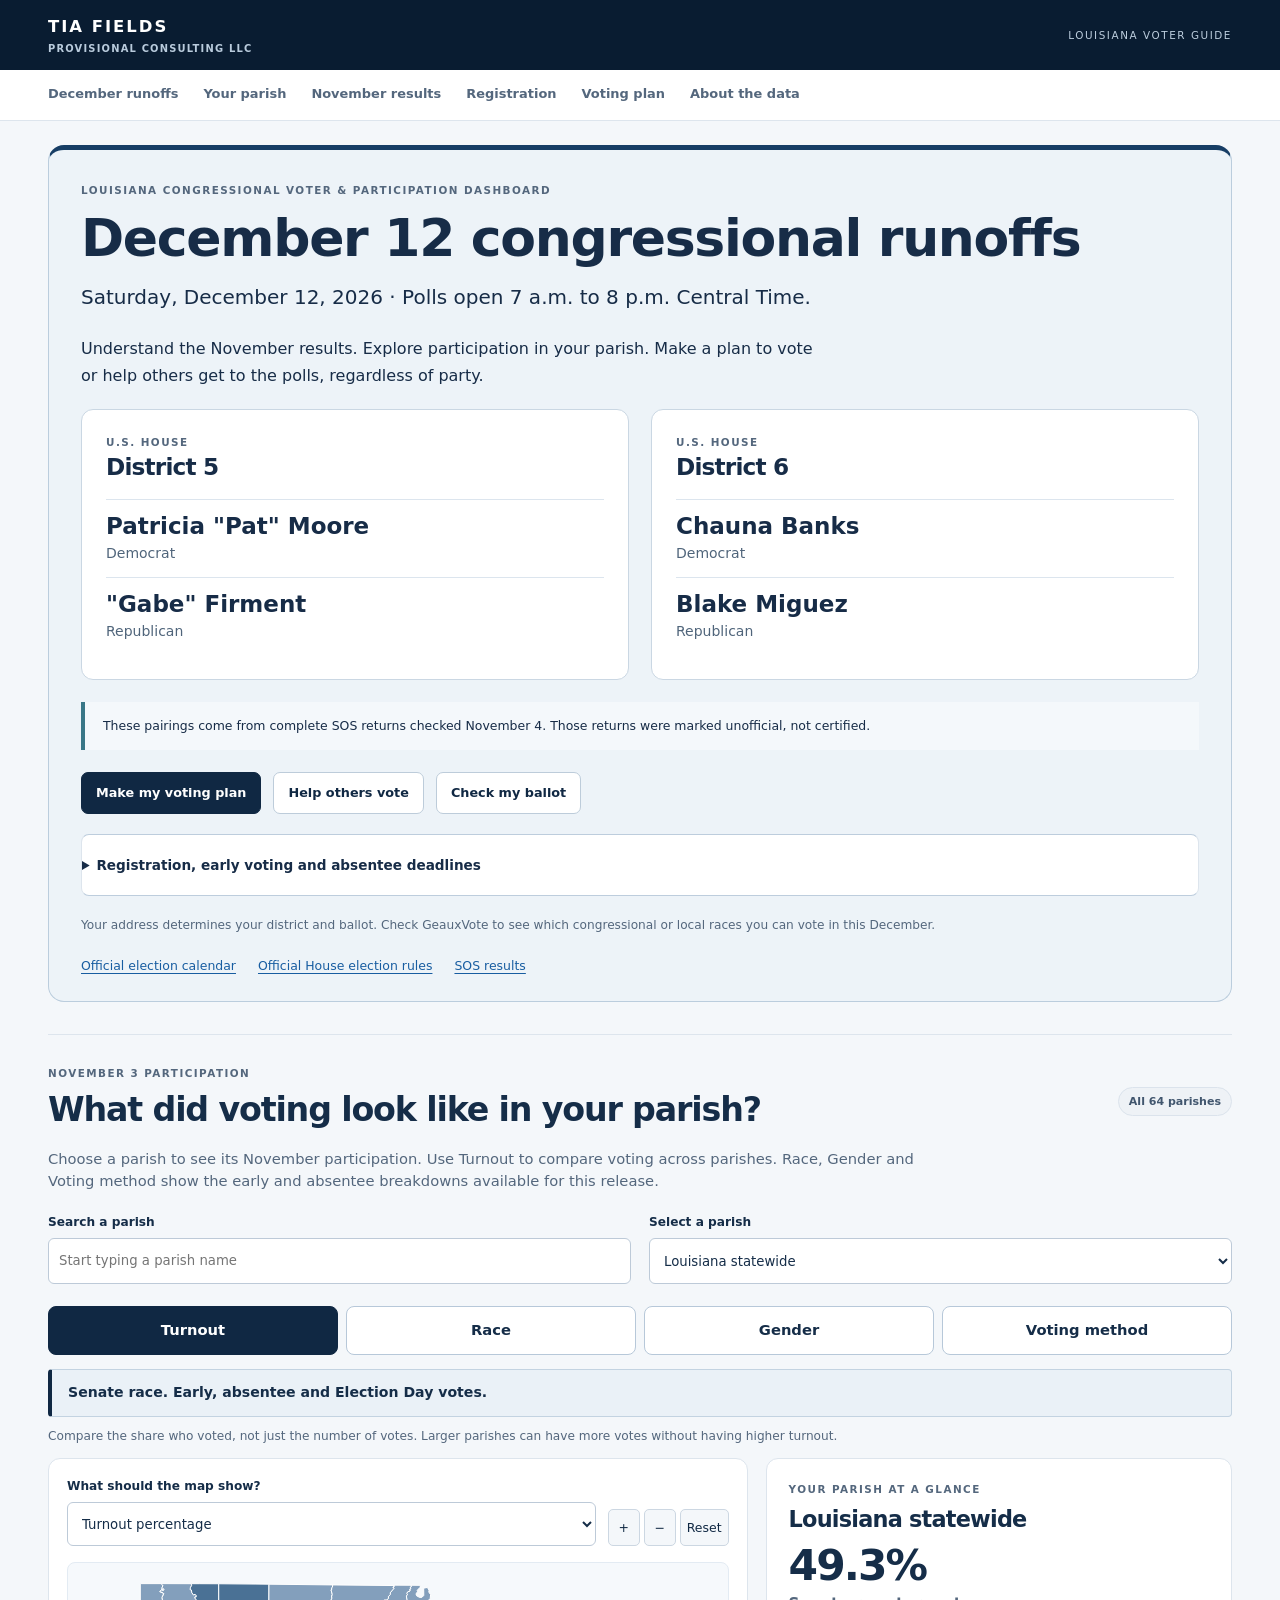
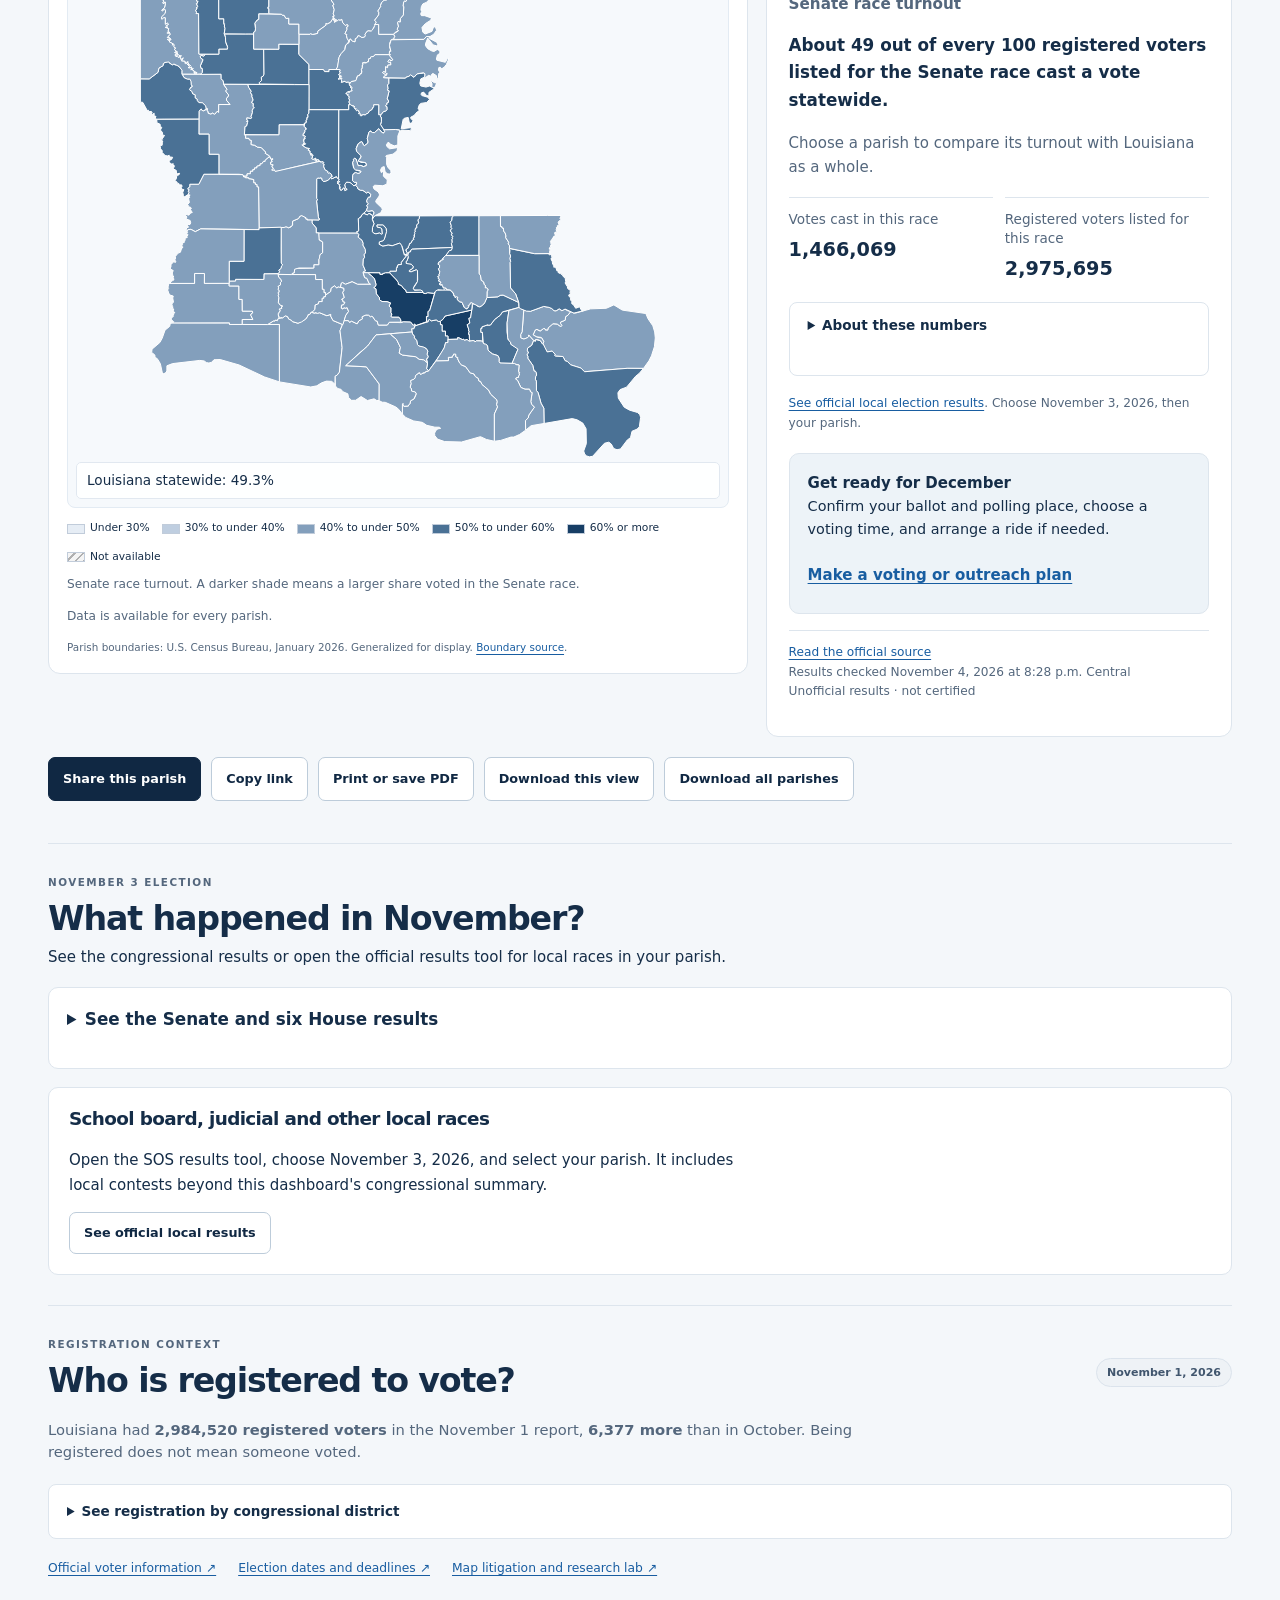
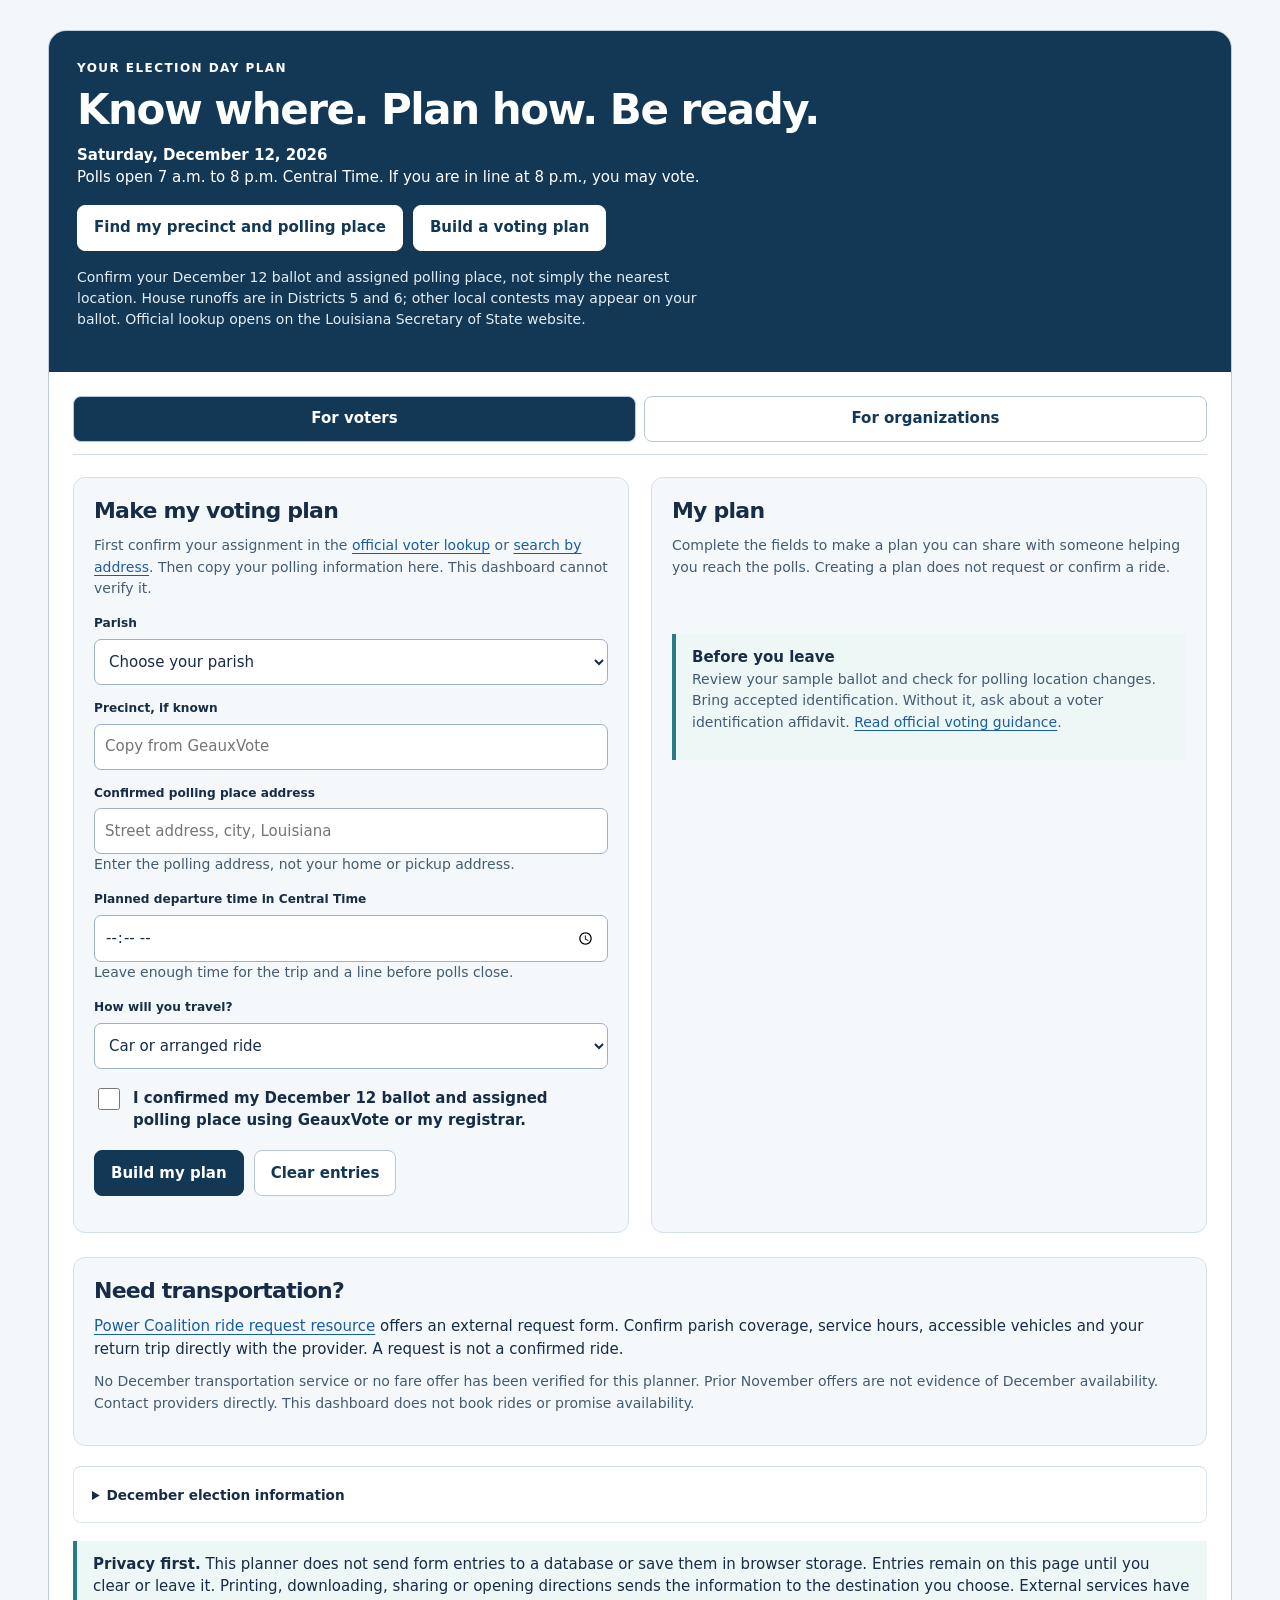
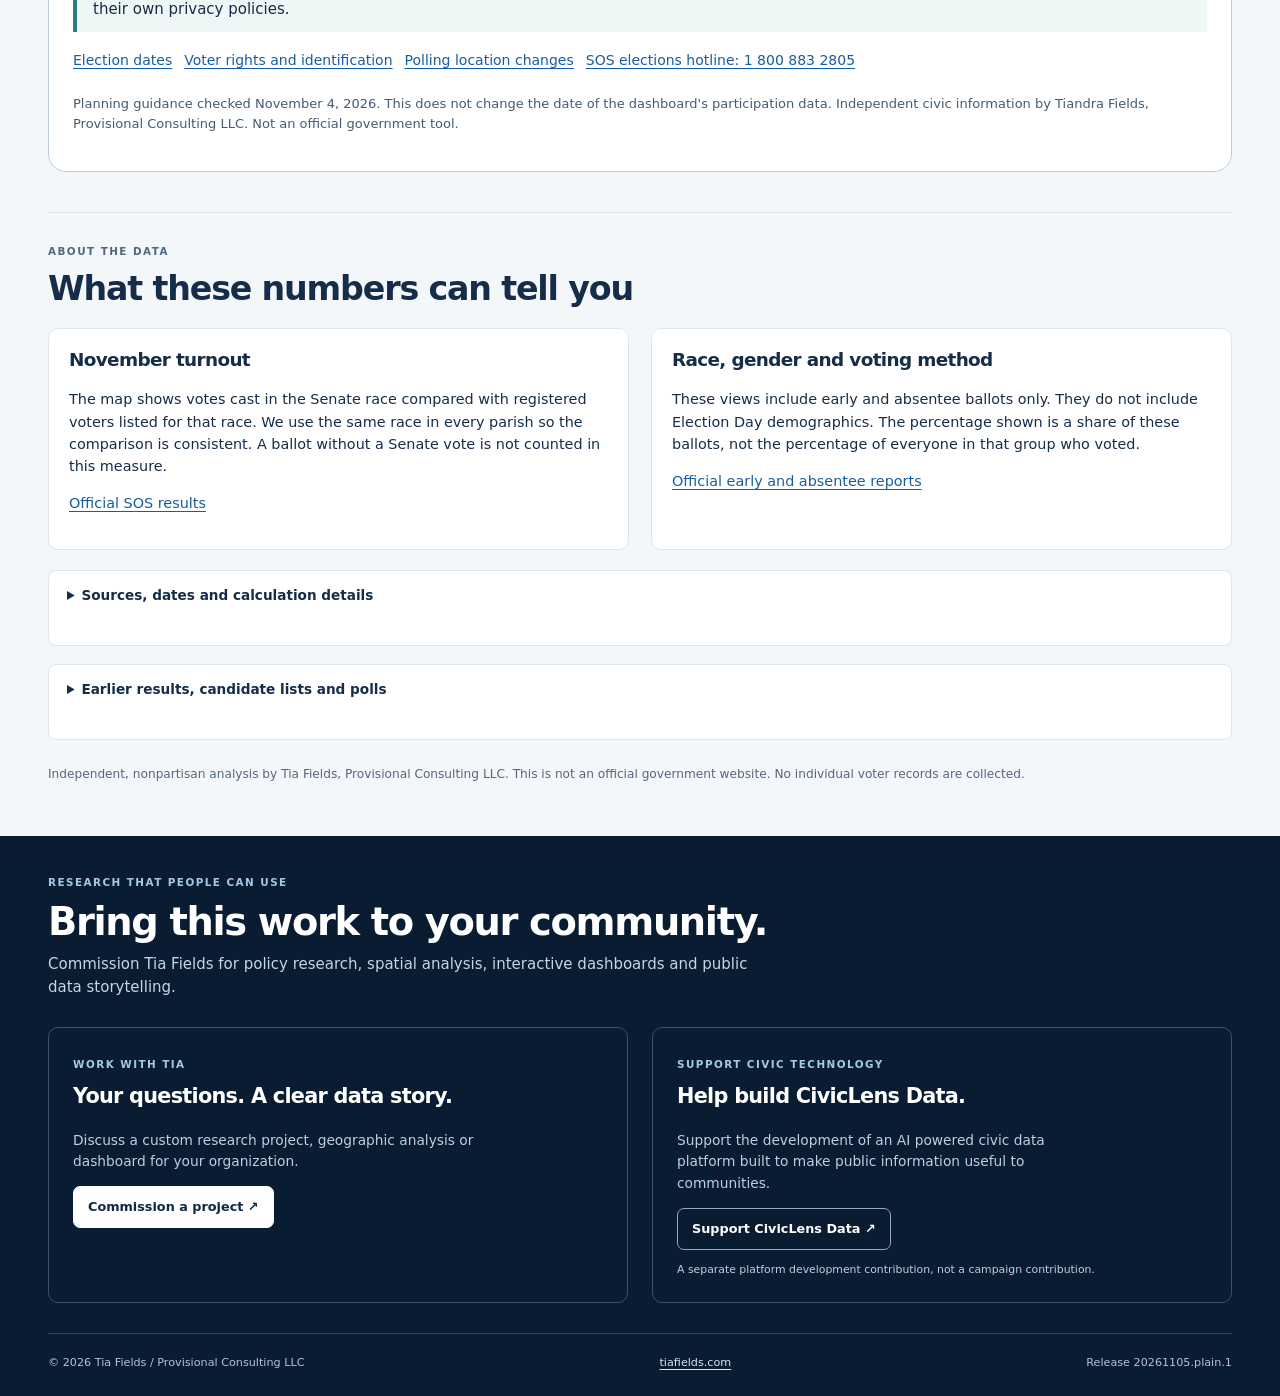
<file: index.html>
<!DOCTYPE html>

<html lang="en">
<head>
<meta charset="utf-8"/><meta content="width=device-width,initial-scale=1" name="viewport"/>
<meta content="Understand November election results, explore voting in your parish and make a plan for the December 12 runoffs. A nonpartisan guide by Tia Fields, Provisional Consulting LLC." name="description"/>
<meta content="Tia Fields / Provisional Consulting LLC" name="author"/><meta content="20261105-plain1" name="dashboard-release"/>
<title>Louisiana Voter Guide and Parish Participation | Tia Fields</title>
<link href="assets/dashboard-v20261028.css?v=20261028-poll3" rel="stylesheet"/>
<link href="assets/voter-education-20261101.css?v=20261101-education1" rel="stylesheet"/>
<link href="assets/results-20261104.css?v=20261104-results1" rel="stylesheet"/><script defer="" src="assets/parish-participation-20261104.js?v=20261105-plain1"></script><script defer="" src="assets/voting-plan-20261101.js?v=20261104-parish1"></script><link href="assets/parish-participation-20261104.css?v=20261105-plain1" rel="stylesheet"/></head>
<body>
<a class="skip" href="#main">Skip to dashboard</a>
<header class="masthead"><div class="wrap masthead-row"><a class="brand" href="https://www.tiafields.com/">TIA FIELDS <span>PROVISIONAL CONSULTING LLC</span></a><span class="edition">LOUISIANA VOTER GUIDE</span></div></header>
<nav aria-label="Dashboard navigation" class="nav"><div class="wrap nav-inner"><a href="#runoffs">December runoffs</a><a href="#parish-map">Your parish</a><a href="#november-results">November results</a><a href="#registration">Registration</a><a href="#voting-plan">Voting plan</a><a href="#methodology">About the data</a></div></nav>
<main class="wrap" id="main"><section aria-labelledby="runoff-title" class="runoff-overview" id="runoffs"><p class="eyebrow">LOUISIANA CONGRESSIONAL VOTER &amp; PARTICIPATION DASHBOARD</p><h1 id="runoff-title">December 12 congressional runoffs</h1><p class="runoff-lead">Saturday, December 12, 2026 · Polls open 7 a.m. to 8 p.m. Central Time.</p><p class="guide-purpose">Understand the November results. Explore participation in your parish. Make a plan to vote or help others get to the polls, regardless of party.</p><div class="runoff-grid"><article class="runoff-card"><p class="eyebrow">U.S. HOUSE</p><h2>District 5</h2><div class="runoff-person"><strong>Patricia "Pat" Moore</strong><span>Democrat</span></div><div class="runoff-person"><strong>"Gabe" Firment</strong><span>Republican</span></div></article><article class="runoff-card"><p class="eyebrow">U.S. HOUSE</p><h2>District 6</h2><div class="runoff-person"><strong>Chauna Banks</strong><span>Democrat</span></div><div class="runoff-person"><strong>Blake Miguez</strong><span>Republican</span></div></article></div><p class="results-note">These pairings come from complete SOS returns checked November 4. Those returns were marked unofficial, not certified.</p><div class="runoff-actions"><a class="button" href="#voting-plan" id="start-voter-plan">Make my voting plan</a><a class="button secondary" href="#voting-plan" id="start-org-plan">Help others vote</a><a class="button secondary" href="https://voterportal.sos.la.gov/Home/VoterLogin" rel="noopener noreferrer" target="_blank">Check my ballot</a></div><details class="runoff-dates"><summary>Registration, early voting and absentee deadlines</summary><div class="deadline-grid"><p><strong>Register in person or by mail</strong>November 12</p><p><strong>Register online</strong>November 21</p><p><strong>Early voting</strong>November 28 through December 5<br/>Except November 29 · 8:30 a.m. to 6 p.m.</p><p><strong>Request an absentee ballot</strong>December 8 by 4:30 p.m.</p><p><strong>Return your absentee ballot</strong>December 11 by 4:30 p.m.</p><p><strong>Election Day</strong>December 12 · 7 a.m. to 8 p.m.</p></div><p class="fine">All times Central. Military and overseas exceptions apply. Check the official calendar for the rules that apply to you.</p></details><p class="fine">Your address determines your district and ballot. Check GeauxVote to see which congressional or local races you can vote in this December.</p><div class="resource-row"><a href="https://www.sos.la.gov/elections-voting/election-dates">Official election calendar</a><a href="https://www.sos.la.gov/elections-voting/how-candidates-are-elected">Official House election rules</a><a href="https://voterportal.sos.la.gov/graphical">SOS results</a></div></section><section aria-labelledby="map-title" class="section" id="parish-map">
<div class="section-heading"><div><p class="eyebrow">NOVEMBER 3 PARTICIPATION</p><h2 id="map-title">What did voting look like in your parish?</h2></div><span class="badge neutral">All 64 parishes</span></div>
<p class="section-intro">Choose a parish to see its November participation. Use Turnout to compare voting across parishes. Race, Gender and Voting method show the early and absentee breakdowns available for this release.</p>
<div class="parish-picker"><div><label for="parish-find">Search a parish</label><input autocomplete="off" disabled="" id="parish-find" list="parish-names" placeholder="Start typing a parish name" type="search"/><datalist id="parish-names"></datalist></div><div><label for="parish-select">Select a parish</label><select disabled="" id="parish-select"><option value="state">Louisiana statewide</option></select></div></div>
<div aria-label="Participation views" class="parish-tabs" role="tablist"><button aria-controls="view-panel" aria-selected="true" disabled="" id="view-overview" role="tab" tabindex="0" type="button">Turnout</button><button aria-controls="view-panel" aria-selected="false" disabled="" id="view-race" role="tab" tabindex="-1" type="button">Race</button><button aria-controls="view-panel" aria-selected="false" disabled="" id="view-gender" role="tab" tabindex="-1" type="button">Gender</button><button aria-controls="view-panel" aria-selected="false" disabled="" id="view-method" role="tab" tabindex="-1" type="button">Voting method</button></div>
<p class="coverage-banner" id="scope-label">Senate race. Early, absentee and Election Day votes.</p>
<p class="fine" id="view-description">The turnout map uses the same statewide race for every parish. It does not show which candidate people supported.</p>
<div aria-labelledby="view-overview" id="view-panel" role="tabpanel"><div class="explorer"><div class="map-card"><div class="map-toolbar"><div><label for="map-metric">What should the map show?</label><select disabled="" id="map-metric"><option value="rate">Turnout rate</option><option value="count">Contest vote count</option></select></div><div hidden="" id="group-control"><label for="group-select" id="group-label">Category</label><select disabled="" id="group-select"></select></div><div aria-label="Map controls" class="zoom-controls"><button aria-label="Zoom in" disabled="" id="zoom-in" type="button">+</button><button aria-label="Zoom out" disabled="" id="zoom-out" type="button">−</button><button disabled="" id="map-reset" type="button">Reset</button></div></div>
<div class="map-frame"><svg aria-labelledby="map-svg-title map-svg-desc" id="map-svg" role="group" viewbox="0 0 800 660"><title id="map-svg-title">Louisiana parish participation map</title><desc id="map-svg-desc">Use the parish menu or focus a parish and press Enter. Colors represent the selected participation measure, not party preference.</desc><defs><pattern height="8" id="missing-pattern" patternunits="userSpaceOnUse" width="8"><rect fill="#f4f4f4" height="8" width="8"></rect><path d="M0 8L8 0" stroke="#b0b0b0" stroke-width="2"></path></pattern></defs><g id="map-shapes"></g></svg><p id="map-loading" role="status">Loading parish data.</p><p class="map-readout" id="map-readout">Louisiana statewide</p></div>
<div aria-label="Map legend" class="legend" id="map-legend"></div><p class="fine" id="metric-description"></p><p class="fine" id="map-coverage"></p><p class="attribution">Parish boundaries: U.S. Census Bureau, January 2026. Generalized for display. <a href="data/boundary_source.json">Boundary source</a>.</p></div>
<aside class="selection-card"><p class="eyebrow" id="panel-heading">YOUR PARISH AT A GLANCE</p><h3 id="selection-title">Louisiana statewide</h3><div class="selection-total" id="selected-total">49.3%</div><p class="fine" id="selected-label">Senate race turnout</p><div id="detail-body"></div><p class="fine selected-source" id="selected-source"></p></aside></div></div>
<p aria-live="polite" class="sr-only" id="selection-status" role="status"></p><div class="parish-actions"><button class="button" disabled="" id="share-parish" type="button">Share this parish</button><button class="button secondary" disabled="" id="copy-parish" type="button">Copy link</button><button class="button secondary" disabled="" id="print-parish" type="button">Print or save PDF</button><button class="button secondary" disabled="" id="download-parish" type="button">Download this view</button><button class="button secondary" disabled="" id="download-data" type="button">Download all parishes</button></div><label class="sr-only" for="share-link">Shareable parish link</label><input hidden="" id="share-link" readonly=""/><p aria-live="polite" class="fine" id="export-status" role="status"></p>
<noscript><p class="notice">Turn on JavaScript to use the map. You can still <a href="data/processed/parish_participation_2026-11-03.csv">download the parish spreadsheet</a>, <a href="https://voterportal.sos.la.gov/graphical">read official election results</a>, or <a href="https://voterportal.sos.la.gov/Home/VoterLogin">find your polling place</a>. The demographic spreadsheet covers early and absentee voting only.</p></noscript>
</section><section aria-labelledby="november-title" class="section" id="november-results"><p class="eyebrow">NOVEMBER 3 ELECTION</p><h2 id="november-title">What happened in November?</h2><p>See the congressional results or open the official results tool for local races in your parish.</p><details class="november-summary"><summary>See the Senate and six House results</summary><p class="fine">Complete reporting, marked unofficial by SOS when retrieved November 4 at 9:11 a.m. Central. These are not certified results. Candidate percentages follow the rounding shown by SOS.</p><div class="november-grid"><article class="november-card" data-race-id="67997"><h3>U.S. Senate</h3><p class="result-status">Majority of reported votes</p><h4>Julia Letlow</h4><p><strong>745,963</strong> votes. SOS displayed 51%.</p></article><article class="november-card" data-race-id="70195"><h3>House District 1</h3><p class="result-status">Majority of reported votes</p><h4>Steve Scalise</h4><p><strong>159,890</strong> votes. SOS displayed 61%.</p></article><article class="november-card" data-race-id="70196"><h3>House District 2</h3><p class="result-status">Majority of reported votes</p><h4>Troy A. Carter, Sr.</h4><p><strong>192,258</strong> votes. SOS displayed 80%.</p></article><article class="november-card" data-race-id="70197"><h3>House District 3</h3><p class="result-status">Majority of reported votes</p><h4>Clay Higgins</h4><p><strong>129,203</strong> votes. SOS displayed 55%.</p></article><article class="november-card" data-race-id="70198"><h3>House District 4</h3><p class="result-status">Majority of reported votes</p><h4>Mike Johnson</h4><p><strong>134,739</strong> votes. SOS displayed 58%.</p></article><article class="november-card" data-race-id="70199"><h3>House District 5</h3><p class="result-status">December 12 runoff</p><h4>Patricia Pat Moore and Gabe Firment</h4><p>No candidate received more than half of the reported votes.</p></article><article class="november-card" data-race-id="70200"><h3>House District 6</h3><p class="result-status">December 12 runoff</p><h4>Chauna Banks and Blake Miguez</h4><p>No candidate received more than half of the reported votes.</p></article></div><p><a href="archive/november-2026/#election-results">Read the full November candidate results</a></p></details><div class="local-results"><h3>School board, judicial and other local races</h3><p>Open the SOS results tool, choose November 3, 2026, and select your parish. It includes local contests beyond this dashboard's congressional summary.</p><a class="button secondary" href="https://voterportal.sos.la.gov/graphical" rel="noopener noreferrer" target="_blank">See official local results</a></div></section>
<section aria-labelledby="registration-title" class="section" id="registration"><div class="section-heading"><div><p class="eyebrow">REGISTRATION CONTEXT</p><h2 id="registration-title">Who is registered to vote?</h2></div><span class="badge neutral">November 1, 2026</span></div><p class="section-intro">Louisiana had <strong>2,984,520 registered voters</strong> in the November 1 report, <strong>6,377 more</strong> than in October. Being registered does not mean someone voted.</p><details><summary>See registration by congressional district</summary><div class="district-grid" id="district-cards"><article class="district-card"><h3>Congressional District 1</h3><strong>516,317</strong><p>Registered voters · 12.52% Black registration</p></article><article class="district-card"><h3>Congressional District 2</h3><strong>501,813</strong><p>Registered voters · 60.07% Black registration</p></article><article class="district-card"><h3>Congressional District 3</h3><strong>496,703</strong><p>Registered voters · 27.36% Black registration</p></article><article class="district-card"><h3>Congressional District 4</h3><strong>483,595</strong><p>Registered voters · 30.33% Black registration</p></article><article class="district-card"><h3>Congressional District 5</h3><strong>484,980</strong><p>Registered voters · 33.51% Black registration</p></article><article class="district-card"><h3>Congressional District 6</h3><strong>501,112</strong><p>Registered voters · 25.01% Black registration</p></article></div><p class="fine">The November congressional subtotals put 635,050 of 936,512 Black registrants outside District 2, or 67.81%. The October finding was 67.79%. This is a registration finding, not candidate support or a turnout rate.</p></details><div class="resource-row"><a href="https://voterportal.sos.la.gov/" rel="noopener noreferrer" target="_blank">Official voter information ↗</a><a href="https://www.sos.la.gov/elections-voting/election-dates" rel="noopener noreferrer" target="_blank">Election dates and deadlines ↗</a><a href="https://tiandrafields-arch.github.io/louisiana-congressional-participation-lab/" rel="noopener noreferrer" target="_blank">Map litigation and research lab ↗</a></div></section>
<noscript><section class="section" id="voting-plan"><p class="eyebrow">06 / YOUR ELECTION DAY PLAN</p><h2>Make your Election Day plan</h2><p>Saturday, December 12, 2026. Polls open 7 a.m. to 8 p.m. Central Time. Voters in line at 8 p.m. may vote.</p><p><a class="button" href="https://voterportal.sos.la.gov/Home/VoterLogin" rel="noopener noreferrer" target="_blank">Find my precinct and polling place</a></p><p>The interactive planner requires JavaScript. The official lookup remains available. Use your assigned polling place, not simply the nearest location.</p><p><a href="https://www.sos.la.gov/elections-voting/election-dates">Official election calendar</a> | <a href="https://voterportal.sos.la.gov/Registrar">Parish registrar directory</a></p></section></noscript>
<section aria-labelledby="methods-title" class="section methods" id="methodology"><p class="eyebrow">ABOUT THE DATA</p><h2 id="methods-title">What these numbers can tell you</h2><div class="source-cards"><article><h3>November turnout</h3><p>The map shows votes cast in the Senate race compared with registered voters listed for that race. We use the same race in every parish so the comparison is consistent. A ballot without a Senate vote is not counted in this measure.</p><p><a href="https://voterportal.sos.la.gov/graphical">Official SOS results</a></p></article><article><h3>Race, gender and voting method</h3><p>These views include early and absentee ballots only. They do not include Election Day demographics. The percentage shown is a share of these ballots, not the percentage of everyone in that group who voted.</p><p><a href="https://electionstatistics.sos.la.gov/default.aspx?Stats=Early_Voting_Statistics&amp;Type=Parish">Official early and absentee reports</a></p></article></div><details><summary>Sources, dates and calculation details</summary><p>Parish returns were checked November 4 at 8:28 p.m. Central. The early and absentee report was printed November 4 at 3:10 a.m. Central. The full election demographic report was not available in that review. Registration uses the November 1 report.</p><p>SOS calls the gender columns sex and reports male and female. Counts that do not fit those two totals are left unclassified. These records do not reveal how any person voted.</p><p><a href="docs/PARISH_FOCUS_20261104.md">Read the calculation and verification notes</a> · <a href="data/processed/parish_participation_2026-11-03.csv">Download the full parish spreadsheet</a> · <a href="data/processed/parish_participation_2026-11-03.json">Download source data JSON</a></p></details><details><summary>Earlier results, candidate lists and polls</summary><p>Previous research is preserved for reference. It is not the December ballot.</p><p><a href="archive/november-2026/">Open the November research archive</a></p></details><p class="fine">Independent, nonpartisan analysis by Tia Fields, Provisional Consulting LLC. This is not an official government website. No individual voter records are collected.</p></section>
</main>
<footer id="commission"><div class="wrap commission-inner"><p class="eyebrow">RESEARCH THAT PEOPLE CAN USE</p><h2>Bring this work to your community.</h2><p class="commission-intro">Commission Tia Fields for policy research, spatial analysis, interactive dashboards and public data storytelling.</p><div class="commission-grid"><article><span class="eyebrow">WORK WITH TIA</span><h3>Your questions. A clear data story.</h3><p>Discuss a custom research project, geographic analysis or dashboard for your organization.</p><a class="button light" href="https://www.tiafields.com/engage" rel="noopener noreferrer" target="_blank">Commission a project ↗</a></article><article><span class="eyebrow">SUPPORT CIVIC TECHNOLOGY</span><h3>Help build CivicLens Data.</h3><p>Support the development of an AI powered civic data platform built to make public information useful to communities.</p><a class="button outline-light" href="https://civiclensdata.com/" rel="noopener noreferrer" target="_blank">Support CivicLens Data ↗</a><p class="support-note">A separate platform development contribution, not a campaign contribution.</p></article></div><div class="footer-base"><span>© 2026 Tia Fields / Provisional Consulting LLC</span><a href="https://www.tiafields.com/">tiafields.com</a><span>Release 20261105.plain.1</span></div></div></footer>
<div id="parish-printout"></div></body></html>
</file>
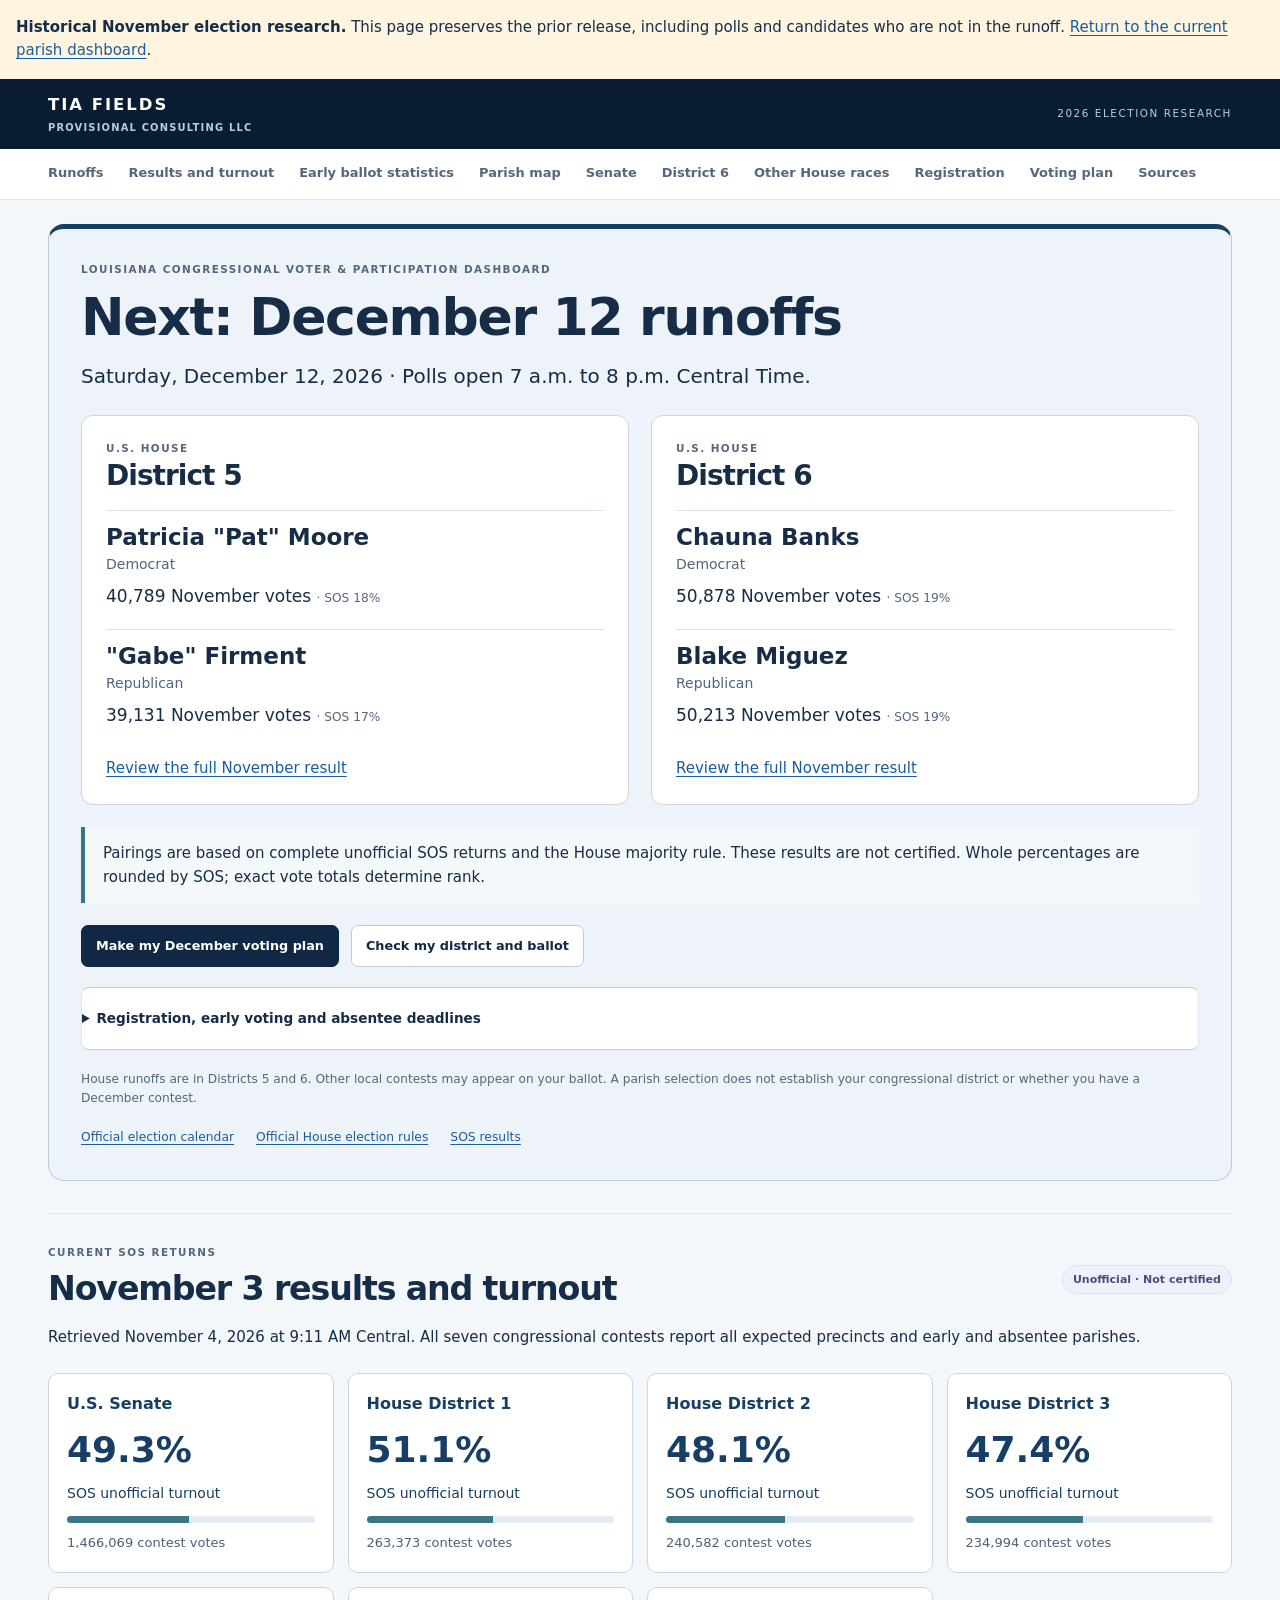
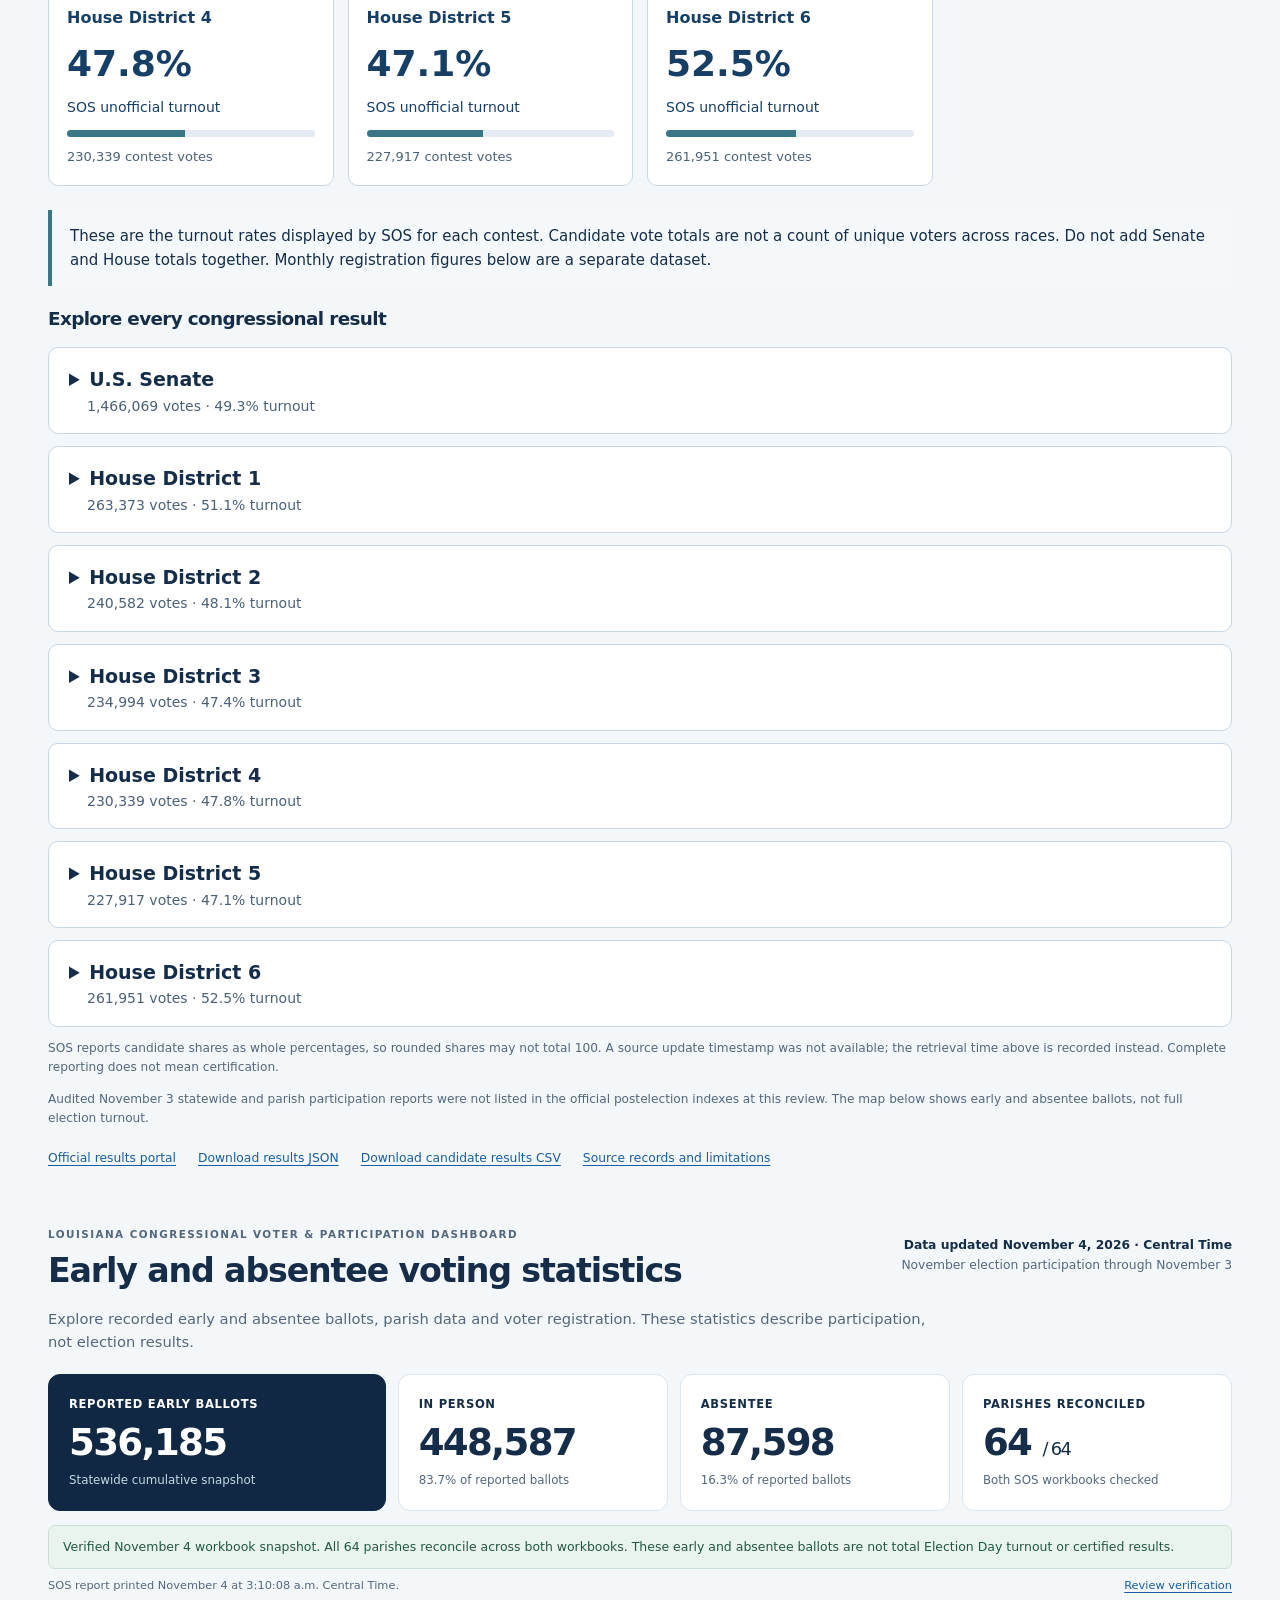
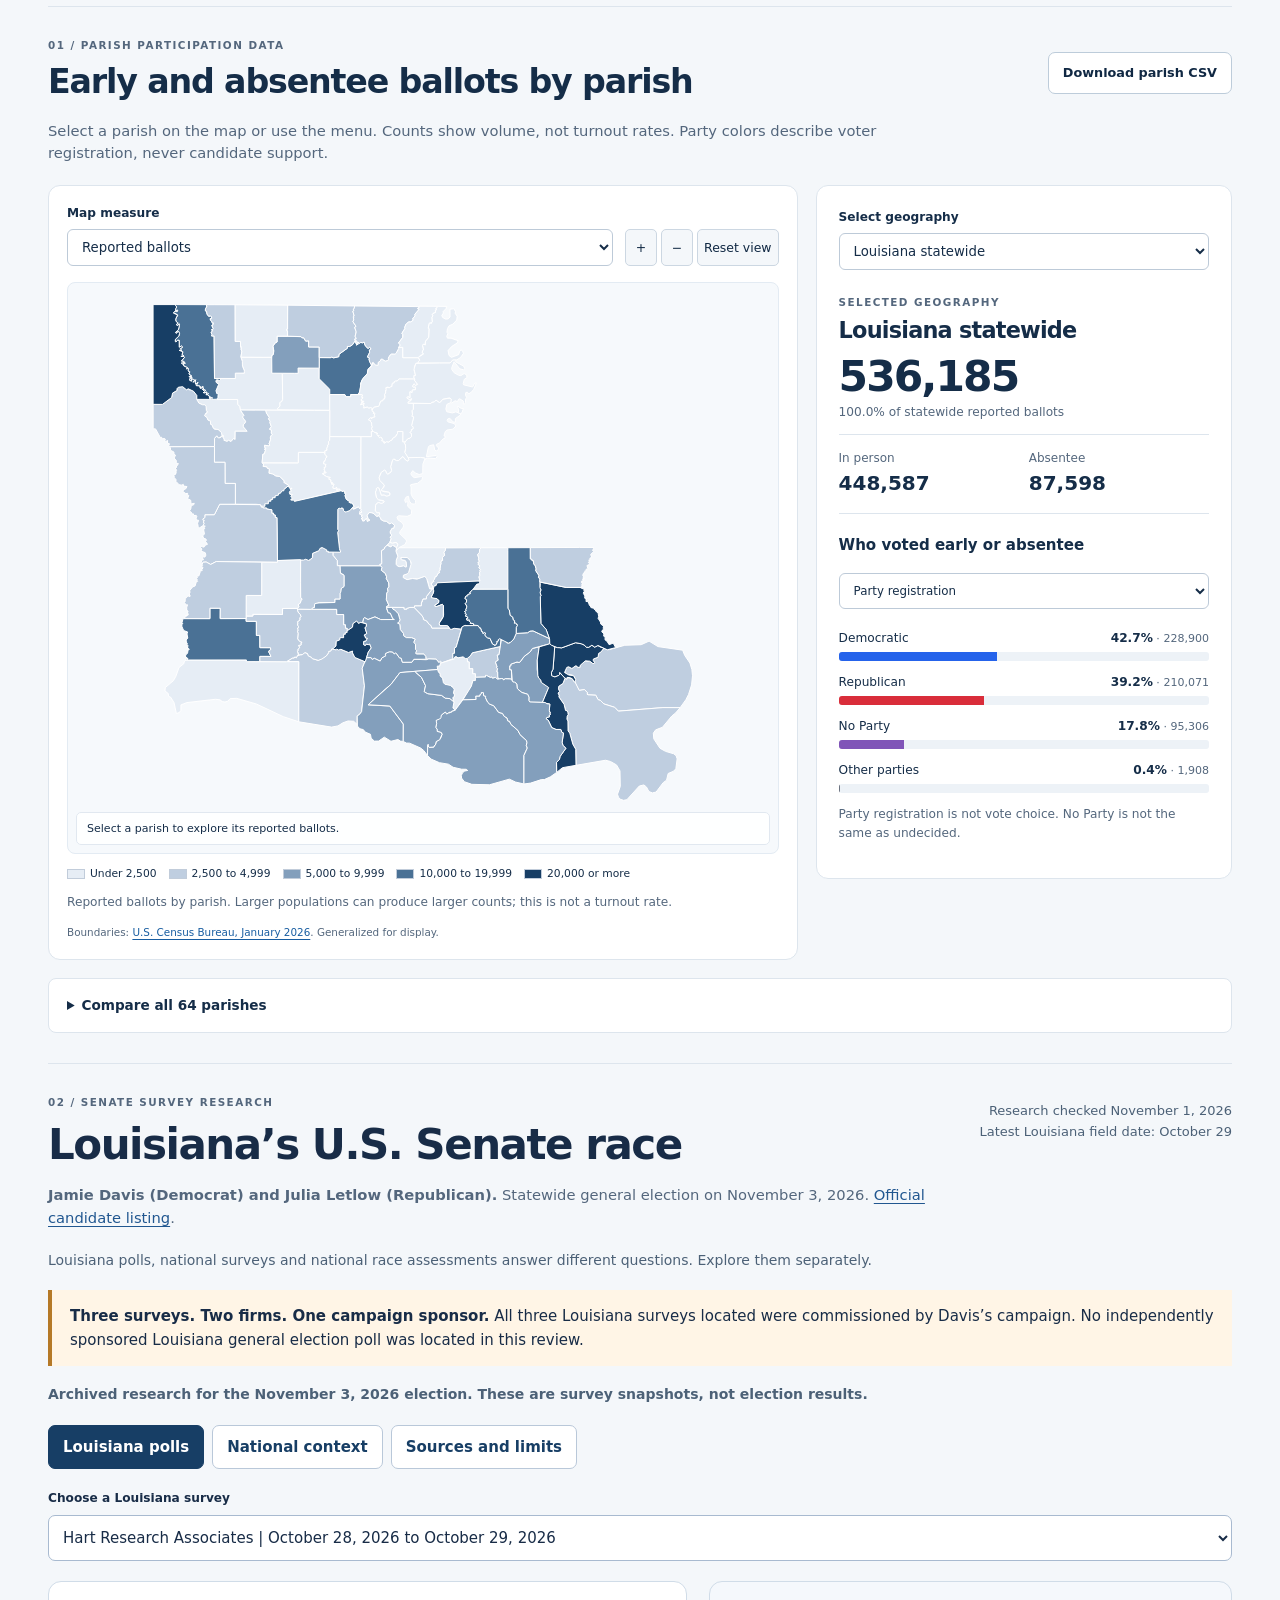
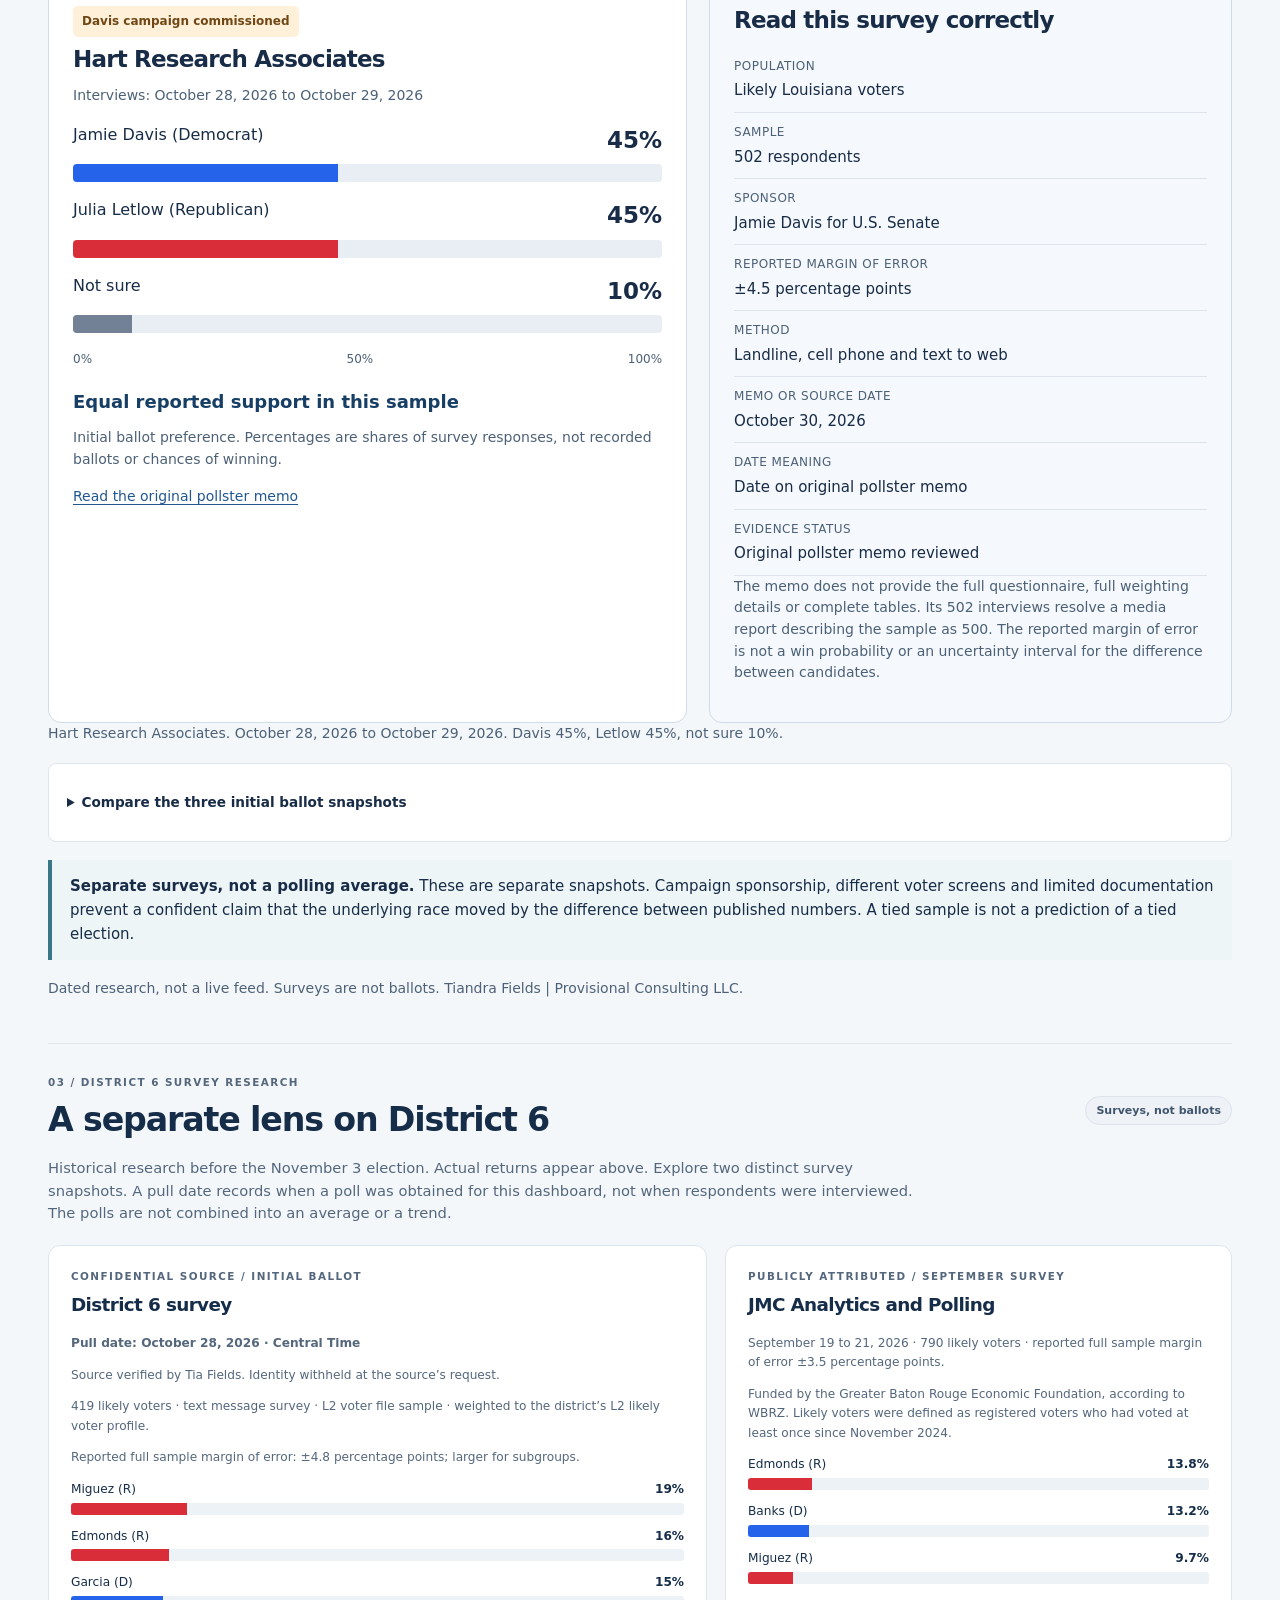
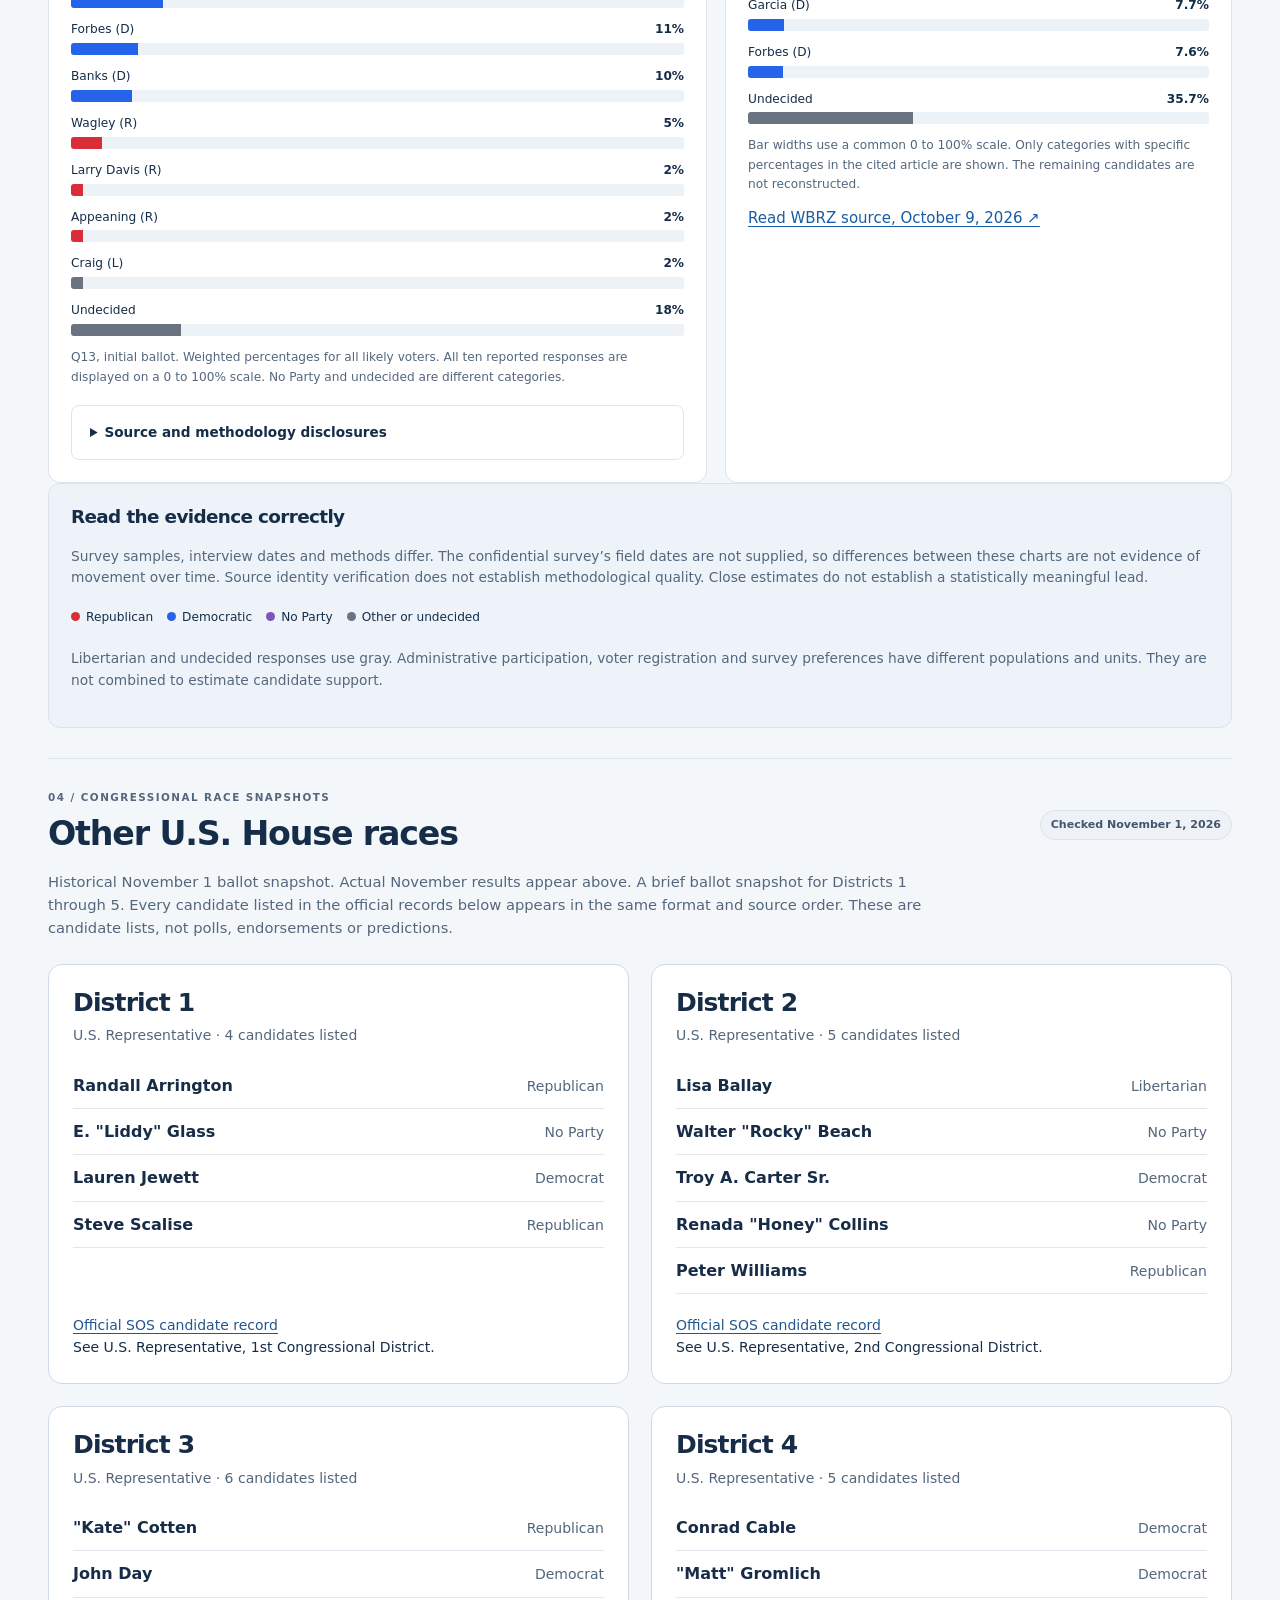
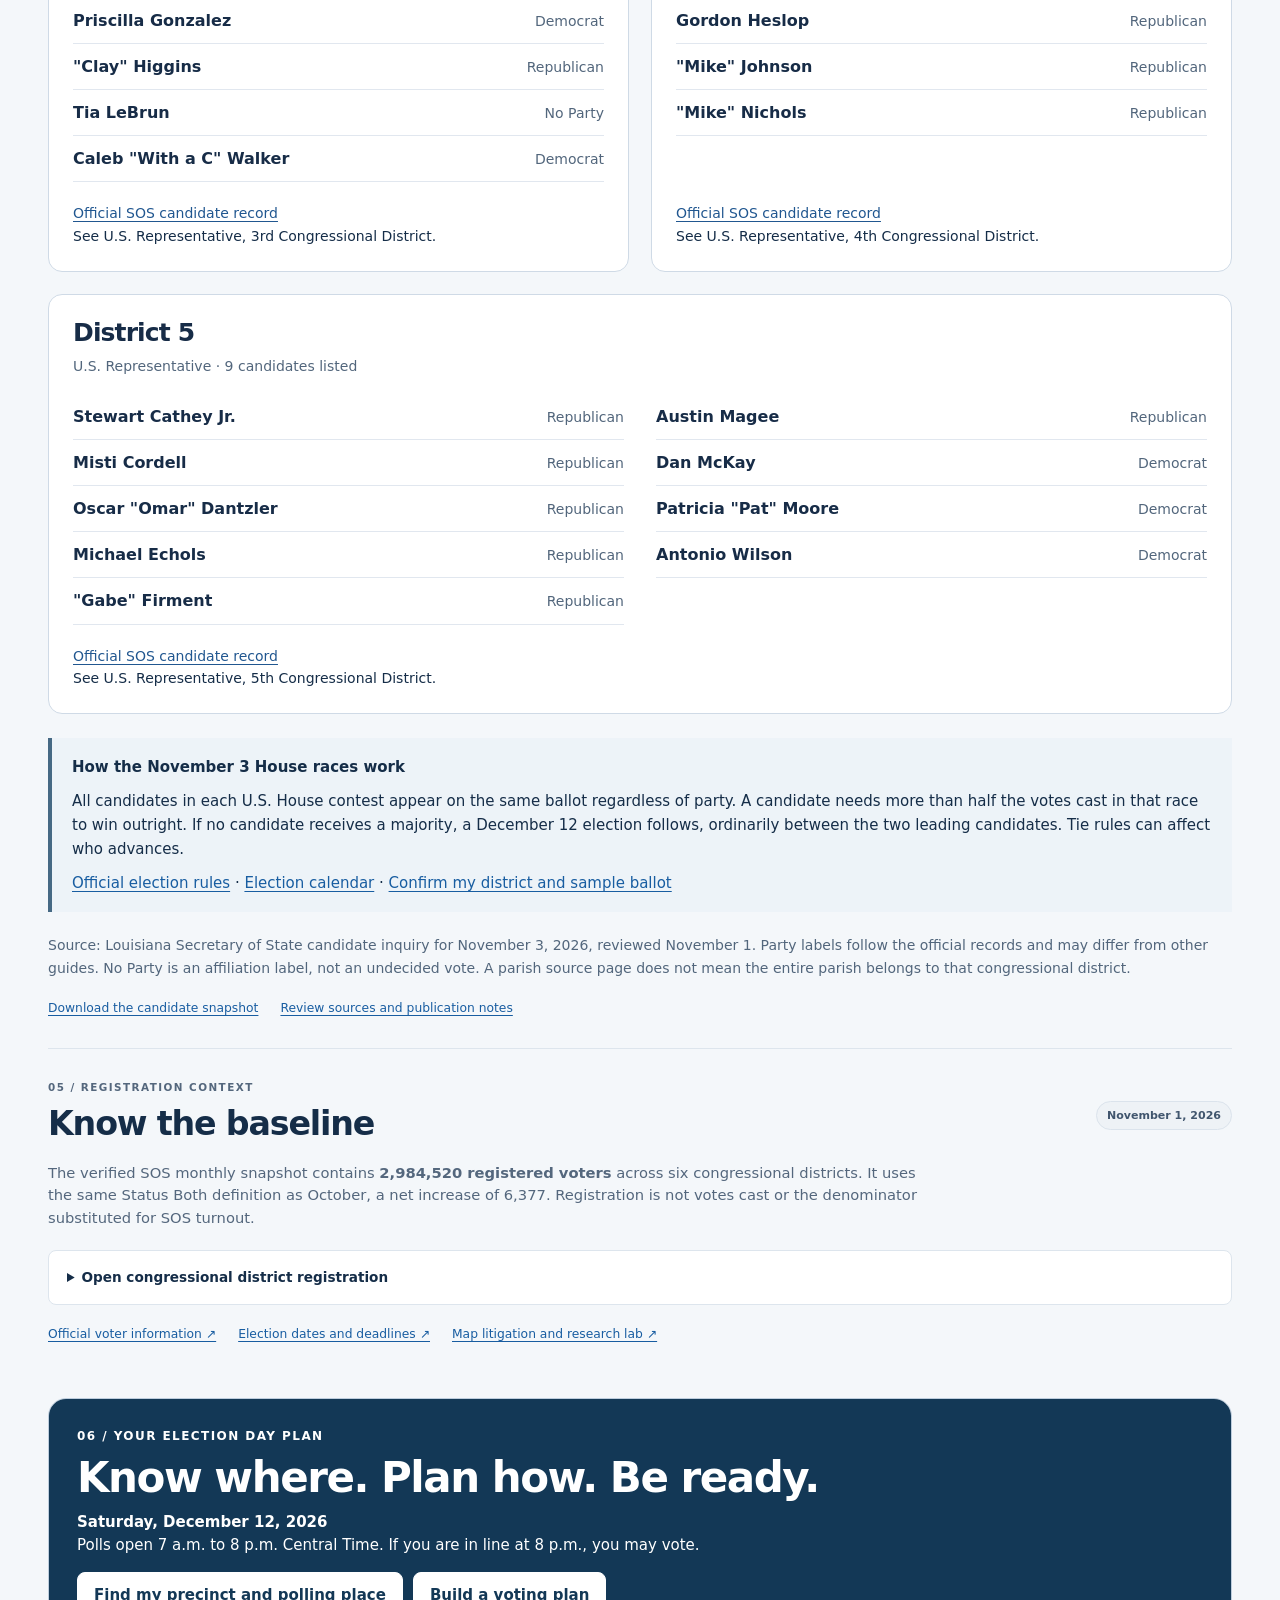
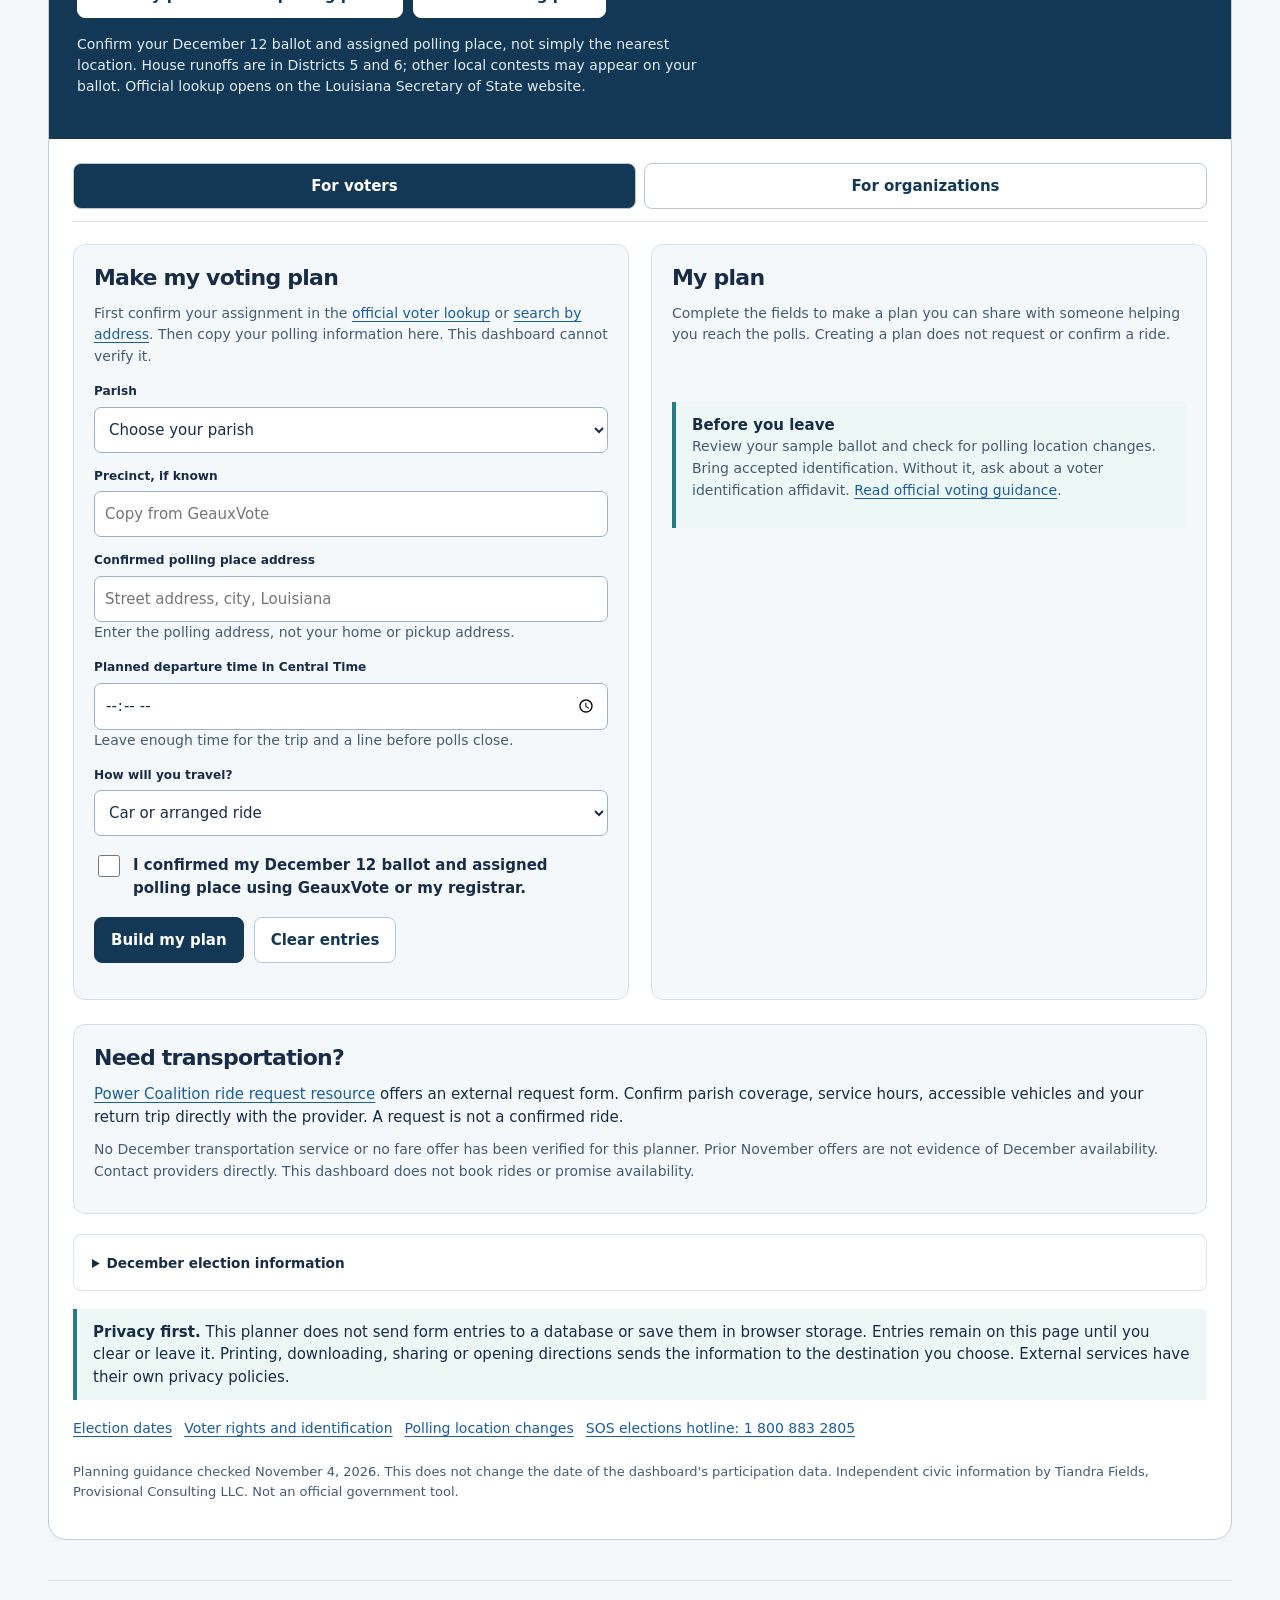
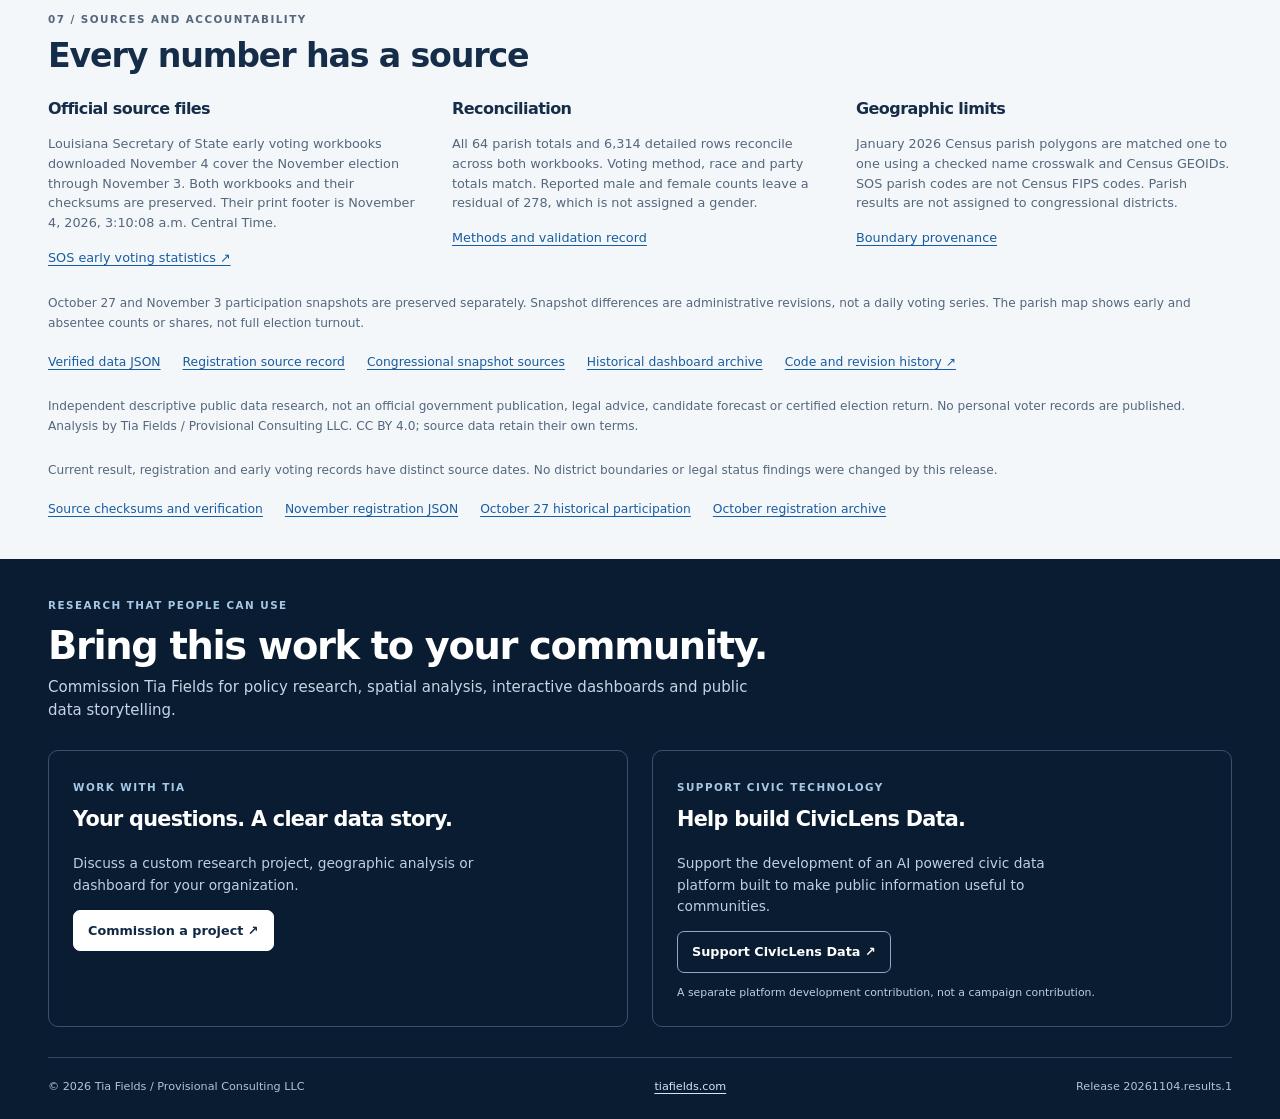
<file: archive/november-2026/index.html>
<!DOCTYPE html>

<html lang="en">
<head>
<meta charset="utf-8"/><meta content="width=device-width,initial-scale=1" name="viewport"/>
<meta content="Louisiana congressional results, SOS unofficial turnout, December 12 runoff information, parish participation and voting plans by Tia Fields, Provisional Consulting LLC." name="description"/>
<meta content="Tia Fields / Provisional Consulting LLC" name="author"/><meta content="20261104-results1" name="dashboard-release"/>
<title>Archived November election research | Tia Fields</title>
<link href="assets/dashboard-v20261028.css?v=20261028-poll3" rel="stylesheet"/>
<link href="assets/voter-education-20261101.css?v=20261101-education1" rel="stylesheet"/>
<script defer="" src="assets/dashboard-v20261028.js?v=20261104-results1"></script>
<script defer="" src="assets/voting-plan-20261101.js?v=20261104-results1"></script>
<script defer="" src="assets/senate-research-20261101.js?v=20261104-results1"></script>
<script defer="" src="assets/voter-education-20261101.js?v=20261104-results1"></script>
<link href="assets/results-20261104.css?v=20261104-results1" rel="stylesheet"/></head>
<body><aside style="padding:16px;background:#fff4df;color:#152d48"><strong>Historical November election research.</strong> This page preserves the prior release, including polls and candidates who are not in the runoff. <a href="../../">Return to the current parish dashboard</a>.</aside>
<a class="skip" href="#main">Skip to dashboard</a>
<header class="masthead"><div class="wrap masthead-row"><a class="brand" href="https://www.tiafields.com/">TIA FIELDS <span>PROVISIONAL CONSULTING LLC</span></a><span class="edition">2026 ELECTION RESEARCH</span></div></header>
<nav aria-label="Dashboard navigation" class="nav"><div class="wrap nav-inner"><a href="#runoffs">Runoffs</a><a href="#election-results">Results and turnout</a><a href="#early-voting">Voting statistics</a><a href="#parish-map">Parish map</a><a href="#senate-research">Senate</a><a href="#polling-research">District 6</a><a href="#house-races">Other House races</a><a href="#registration">Registration</a><a href="#voting-plan">Voting plan</a><a href="#methodology">Sources</a></div></nav>
<main class="wrap" id="main"><section aria-labelledby="runoff-title" class="runoff-overview" id="runoffs"><p class="eyebrow">LOUISIANA CONGRESSIONAL VOTER &amp; PARTICIPATION DASHBOARD</p><h1 id="runoff-title">Next: December 12 runoffs</h1><p class="runoff-lead">Saturday, December 12, 2026 · Polls open 7 a.m. to 8 p.m. Central Time.</p><div class="runoff-grid"><article class="runoff-card"><p class="eyebrow">U.S. HOUSE</p><h2>District 5</h2><div class="runoff-person"><strong>Patricia "Pat" Moore</strong><span>Democrat</span><p>40,789 November votes <span class="fine">· SOS 18%</span></p></div><div class="runoff-person"><strong>"Gabe" Firment</strong><span>Republican</span><p>39,131 November votes <span class="fine">· SOS 17%</span></p></div><a href="#results-district-5">Review the full November result</a></article><article class="runoff-card"><p class="eyebrow">U.S. HOUSE</p><h2>District 6</h2><div class="runoff-person"><strong>Chauna Banks</strong><span>Democrat</span><p>50,878 November votes <span class="fine">· SOS 19%</span></p></div><div class="runoff-person"><strong>Blake Miguez</strong><span>Republican</span><p>50,213 November votes <span class="fine">· SOS 19%</span></p></div><a href="#results-district-6">Review the full November result</a></article></div><p class="results-note">Pairings are based on complete unofficial SOS returns and the House majority rule. These results are not certified. Whole percentages are rounded by SOS; exact vote totals determine rank.</p><div class="runoff-actions"><a class="button" href="#voting-plan">Make my December voting plan</a><a class="button secondary" href="https://voterportal.sos.la.gov/Home/VoterLogin" rel="noopener noreferrer" target="_blank">Check my district and ballot</a></div><details class="runoff-dates"><summary>Registration, early voting and absentee deadlines</summary><div class="deadline-grid"><p><strong>Register in person or by mail</strong>November 12</p><p><strong>Register online</strong>November 21</p><p><strong>Early voting</strong>November 28 through December 5<br/>Except November 29 · 8:30 a.m. to 6 p.m.</p><p><strong>Ordinary absentee request</strong>December 8 by 4:30 p.m.</p><p><strong>Ordinary absentee receipt</strong>December 11 by 4:30 p.m.</p><p><strong>Election Day</strong>December 12 · 7 a.m. to 8 p.m.</p></div><p class="fine">All times Central. Military and overseas exceptions apply. Check the official calendar for the rules that apply to you.</p></details><p class="fine">House runoffs are in Districts 5 and 6. Other local contests may appear on your ballot. A parish selection does not establish your congressional district or whether you have a December contest.</p><div class="resource-row"><a href="https://www.sos.la.gov/elections-voting/election-dates">Official election calendar</a><a href="https://www.sos.la.gov/elections-voting/how-candidates-are-elected">Official House election rules</a><a href="https://voterportal.sos.la.gov/graphical">SOS results</a></div></section><section aria-labelledby="results-title" class="section" id="election-results"><div class="section-heading"><div><p class="eyebrow">CURRENT SOS RETURNS</p><h2 id="results-title">November 3 results and turnout</h2></div><span class="badge">Unofficial · Not certified</span></div><p>Retrieved November 4, 2026 at 9:11 AM Central. All seven congressional contests report all expected precincts and early and absentee parishes.</p><div class="turnout-grid"><a class="turnout-card" href="#results-senate"><span>U.S. Senate</span><strong>49.3%</strong><span>SOS unofficial turnout</span><div aria-hidden="true" class="turnout-track"><i style="width:49.3%"></i></div><small>1,466,069 contest votes</small></a><a class="turnout-card" href="#results-district-1"><span>House District 1</span><strong>51.1%</strong><span>SOS unofficial turnout</span><div aria-hidden="true" class="turnout-track"><i style="width:51.1%"></i></div><small>263,373 contest votes</small></a><a class="turnout-card" href="#results-district-2"><span>House District 2</span><strong>48.1%</strong><span>SOS unofficial turnout</span><div aria-hidden="true" class="turnout-track"><i style="width:48.1%"></i></div><small>240,582 contest votes</small></a><a class="turnout-card" href="#results-district-3"><span>House District 3</span><strong>47.4%</strong><span>SOS unofficial turnout</span><div aria-hidden="true" class="turnout-track"><i style="width:47.4%"></i></div><small>234,994 contest votes</small></a><a class="turnout-card" href="#results-district-4"><span>House District 4</span><strong>47.8%</strong><span>SOS unofficial turnout</span><div aria-hidden="true" class="turnout-track"><i style="width:47.8%"></i></div><small>230,339 contest votes</small></a><a class="turnout-card" href="#results-district-5"><span>House District 5</span><strong>47.1%</strong><span>SOS unofficial turnout</span><div aria-hidden="true" class="turnout-track"><i style="width:47.1%"></i></div><small>227,917 contest votes</small></a><a class="turnout-card" href="#results-district-6"><span>House District 6</span><strong>52.5%</strong><span>SOS unofficial turnout</span><div aria-hidden="true" class="turnout-track"><i style="width:52.5%"></i></div><small>261,951 contest votes</small></a></div><p class="results-note">These are the turnout rates displayed by SOS for each contest. Candidate vote totals are not a count of unique voters across races. Do not add Senate and House totals together. Monthly registration figures below are a separate dataset.</p><h3>Explore every congressional result</h3><details class="race-result" id="results-senate"><summary>U.S. Senate <span>1,466,069 votes · 49.3% turnout</span></summary><p>Complete reporting · Unofficial</p><p class="fine">Election Day: 3,722 of 3,722 precincts. Early and absentee: 64 of 64 parishes.</p><div aria-label="U.S. Senate candidate results" class="result-table-wrap" role="region" tabindex="0"><table><caption>U.S. Senate · November 3, 2026 · Unofficial SOS returns</caption><thead><tr><th scope="col">Candidate</th><th scope="col">Party</th><th scope="col">Votes</th><th scope="col">SOS share</th></tr></thead><tbody><tr><th scope="row">Julia Letlow</th><td>Republican</td><td>745,963</td><td>51%</td></tr><tr><th scope="row">"Jamie" Davis</th><td>Democrat</td><td>720,106</td><td>49%</td></tr></tbody></table></div></details><details class="race-result" id="results-district-1"><summary>House District 1 <span>263,373 votes · 51.1% turnout</span></summary><p>Complete reporting · Unofficial</p><p class="fine">Election Day: 522 of 522 precincts. Early and absentee: 8 of 8 parishes.</p><div aria-label="House District 1 candidate results" class="result-table-wrap" role="region" tabindex="0"><table><caption>House District 1 · November 3, 2026 · Unofficial SOS returns</caption><thead><tr><th scope="col">Candidate</th><th scope="col">Party</th><th scope="col">Votes</th><th scope="col">SOS share</th></tr></thead><tbody><tr><th scope="row">Steve Scalise</th><td>Republican</td><td>159,890</td><td>61%</td></tr><tr><th scope="row">Lauren Jewett</th><td>Democrat</td><td>89,428</td><td>34%</td></tr><tr><th scope="row">Randall Arrington</th><td>Republican</td><td>9,776</td><td>4%</td></tr><tr><th scope="row">E. "Liddy" Glass</th><td>No Party</td><td>4,279</td><td>2%</td></tr></tbody></table></div></details><details class="race-result" id="results-district-2"><summary>House District 2 <span>240,582 votes · 48.1% turnout</span></summary><p>Complete reporting · Unofficial</p><p class="fine">Election Day: 613 of 613 precincts. Early and absentee: 10 of 10 parishes.</p><div aria-label="House District 2 candidate results" class="result-table-wrap" role="region" tabindex="0"><table><caption>House District 2 · November 3, 2026 · Unofficial SOS returns</caption><thead><tr><th scope="col">Candidate</th><th scope="col">Party</th><th scope="col">Votes</th><th scope="col">SOS share</th></tr></thead><tbody><tr><th scope="row">Troy A. Carter, Sr.</th><td>Democrat</td><td>192,258</td><td>80%</td></tr><tr><th scope="row">Peter Williams</th><td>Republican</td><td>36,367</td><td>15%</td></tr><tr><th scope="row">Lisa Ballay</th><td>Libertarian</td><td>6,405</td><td>3%</td></tr><tr><th scope="row">Renada "Honey" Collins</th><td>No Party</td><td>2,999</td><td>1%</td></tr><tr><th scope="row">Walter "Rocky" Beach</th><td>No Party</td><td>2,553</td><td>1%</td></tr></tbody></table></div></details><details class="race-result" id="results-district-3"><summary>House District 3 <span>234,994 votes · 47.4% turnout</span></summary><p>Complete reporting · Unofficial</p><p class="fine">Election Day: 571 of 571 precincts. Early and absentee: 11 of 11 parishes.</p><div aria-label="House District 3 candidate results" class="result-table-wrap" role="region" tabindex="0"><table><caption>House District 3 · November 3, 2026 · Unofficial SOS returns</caption><thead><tr><th scope="col">Candidate</th><th scope="col">Party</th><th scope="col">Votes</th><th scope="col">SOS share</th></tr></thead><tbody><tr><th scope="row">"Clay" Higgins</th><td>Republican</td><td>129,203</td><td>55%</td></tr><tr><th scope="row">John Day</th><td>Democrat</td><td>49,162</td><td>21%</td></tr><tr><th scope="row">Caleb "With a C" Walker</th><td>Democrat</td><td>19,932</td><td>8%</td></tr><tr><th scope="row">Priscilla Gonzalez</th><td>Democrat</td><td>16,828</td><td>7%</td></tr><tr><th scope="row">"Kate" Cotten</th><td>Republican</td><td>15,661</td><td>7%</td></tr><tr><th scope="row">Tia LeBrun</th><td>No Party</td><td>4,208</td><td>2%</td></tr></tbody></table></div></details><details class="race-result" id="results-district-4"><summary>House District 4 <span>230,339 votes · 47.8% turnout</span></summary><p>Complete reporting · Unofficial</p><p class="fine">Election Day: 684 of 684 precincts. Early and absentee: 15 of 15 parishes.</p><div aria-label="House District 4 candidate results" class="result-table-wrap" role="region" tabindex="0"><table><caption>House District 4 · November 3, 2026 · Unofficial SOS returns</caption><thead><tr><th scope="col">Candidate</th><th scope="col">Party</th><th scope="col">Votes</th><th scope="col">SOS share</th></tr></thead><tbody><tr><th scope="row">"Mike" Johnson</th><td>Republican</td><td>134,739</td><td>58%</td></tr><tr><th scope="row">Conrad Cable</th><td>Democrat</td><td>52,893</td><td>23%</td></tr><tr><th scope="row">"Matt" Gromlich</th><td>Democrat</td><td>32,866</td><td>14%</td></tr><tr><th scope="row">"Mike" Nichols</th><td>Republican</td><td>7,270</td><td>3%</td></tr><tr><th scope="row">Gordon Heslop</th><td>Republican</td><td>2,571</td><td>1%</td></tr></tbody></table></div></details><details class="race-result" id="results-district-5"><summary>House District 5 <span>227,917 votes · 47.1% turnout</span></summary><p>Runoff pairings shown above</p><p class="fine">Election Day: 791 of 791 precincts. Early and absentee: 24 of 24 parishes.</p><div aria-label="House District 5 candidate results" class="result-table-wrap" role="region" tabindex="0"><table><caption>House District 5 · November 3, 2026 · Unofficial SOS returns</caption><thead><tr><th scope="col">Candidate</th><th scope="col">Party</th><th scope="col">Votes</th><th scope="col">SOS share</th></tr></thead><tbody><tr><th scope="row">Patricia "Pat" Moore</th><td>Democrat</td><td>40,789</td><td>18%</td></tr><tr><th scope="row">"Gabe" Firment</th><td>Republican</td><td>39,131</td><td>17%</td></tr><tr><th scope="row">Misti Cordell</th><td>Republican</td><td>33,366</td><td>15%</td></tr><tr><th scope="row">Michael Echols</th><td>Republican</td><td>32,902</td><td>14%</td></tr><tr><th scope="row">Stewart Cathey, Jr.</th><td>Republican</td><td>28,160</td><td>12%</td></tr><tr><th scope="row">Antonio Wilson</th><td>Democrat</td><td>27,364</td><td>12%</td></tr><tr><th scope="row">Dan McKay</th><td>Democrat</td><td>16,047</td><td>7%</td></tr><tr><th scope="row">Austin Magee</th><td>Republican</td><td>7,920</td><td>3%</td></tr><tr><th scope="row">Oscar "Omar" Dantzler</th><td>Republican</td><td>2,238</td><td>1%</td></tr></tbody></table></div></details><details class="race-result" id="results-district-6"><summary>House District 6 <span>261,951 votes · 52.5% turnout</span></summary><p>Runoff pairings shown above</p><p class="fine">Election Day: 541 of 541 precincts. Early and absentee: 11 of 11 parishes.</p><div aria-label="House District 6 candidate results" class="result-table-wrap" role="region" tabindex="0"><table><caption>House District 6 · November 3, 2026 · Unofficial SOS returns</caption><thead><tr><th scope="col">Candidate</th><th scope="col">Party</th><th scope="col">Votes</th><th scope="col">SOS share</th></tr></thead><tbody><tr><th scope="row">Chauna Banks</th><td>Democrat</td><td>50,878</td><td>19%</td></tr><tr><th scope="row">Blake Miguez</th><td>Republican</td><td>50,213</td><td>19%</td></tr><tr><th scope="row">"Rick" Edmonds</th><td>Republican</td><td>49,241</td><td>19%</td></tr><tr><th scope="row">Lindsay "Rubia" Garcia</th><td>Democrat</td><td>33,544</td><td>13%</td></tr><tr><th scope="row">Stephen Wagley</th><td>Republican</td><td>28,169</td><td>11%</td></tr><tr><th scope="row">Patrick "Pat" Forbes</th><td>Democrat</td><td>23,820</td><td>9%</td></tr><tr><th scope="row">Larry Davis III</th><td>Republican</td><td>11,356</td><td>4%</td></tr><tr><th scope="row">Monique Appeaning</th><td>Republican</td><td>8,109</td><td>3%</td></tr><tr><th scope="row">Rufus Craig</th><td>Libertarian</td><td>3,461</td><td>1%</td></tr><tr><th scope="row">Michael Mebruer</th><td>Republican</td><td>3,160</td><td>1%</td></tr></tbody></table></div></details><p class="fine">SOS reports candidate shares as whole percentages, so rounded shares may not total 100. A source update timestamp was not available; the retrieval time above is recorded instead. Complete reporting does not mean certification.</p><p class="fine">Audited November 3 statewide and parish participation reports were not listed in the official postelection indexes at this review. The map below shows early and absentee ballots, not full election turnout.</p><div class="resource-row"><a href="https://voterportal.sos.la.gov/graphical">Official results portal</a><a href="data/processed/election_results_2026-11-03.json">Download results JSON</a><a href="data/processed/election_results_2026-11-03.csv">Download candidate results CSV</a><a href="docs/RESULTS_RELEASE_20261104.md">Source records and limitations</a></div></section>
<section aria-labelledby="page-title" class="overview" id="early-voting">
<div class="section-heading"><div><p class="eyebrow">LOUISIANA CONGRESSIONAL VOTER &amp; PARTICIPATION DASHBOARD</p><h2 id="page-title">Early and absentee voting statistics</h2></div><p class="updated">Data updated November 4, 2026 · Central Time<br/><span>November election participation through November 3</span></p></div>
<p class="intro">Explore recorded early and absentee ballots, parish data and voter registration. These statistics describe participation, not election results.</p>
<div aria-label="Verified statewide participation" class="metrics"><article class="metric featured"><span class="metric-label">Reported early ballots</span><strong id="ev-total">536,185</strong><span>Statewide cumulative snapshot</span></article><article class="metric"><span class="metric-label">In person</span><strong id="ev-inperson">448,587</strong><span id="inperson-share">83.7% of reported ballots</span></article><article class="metric"><span class="metric-label">Absentee</span><strong id="ev-absentee">87,598</strong><span id="absentee-share">16.3% of reported ballots</span></article><article class="metric"><span class="metric-label">Parishes reconciled</span><strong>64 <small>/ 64</small></strong><span>Both SOS workbooks checked</span></article></div>
<p class="verification" id="data-status" role="status">Verified November 4 workbook snapshot. All 64 parishes reconcile across both workbooks. These early and absentee ballots are not total Election Day turnout or certified results.</p>
<div class="snapshot-line"><span>SOS report printed November 4 at 3:10:08 a.m. Central Time.</span><a href="#methodology">Review verification</a></div>
<noscript><p class="notice">JavaScript is needed for the interactive map and filters. The statewide summary above remains available. <a href="data/processed/early_voting_2026-11-03.json">Download the verified data.</a></p></noscript>
</section>
<section aria-labelledby="map-title" class="section" id="parish-map">
<div class="section-heading"><div><p class="eyebrow">01 / PARISH PARTICIPATION DATA</p><h2 id="map-title">Early and absentee ballots by parish</h2></div><button class="button secondary" disabled="" id="download-data">Download parish CSV</button></div>
<p class="section-intro">Select a parish on the map or use the menu. Counts show volume, not turnout rates. Party colors describe voter registration, never candidate support.</p>
<div class="explorer"><div class="map-card"><div class="map-toolbar"><div><label for="map-metric">Map measure</label><select id="map-metric"><option value="total">Reported ballots</option><option value="in_person_share">In person share</option><option value="absentee_share">Absentee share</option><option value="democratic">Democratic registration share</option><option value="republican">Republican registration share</option><option value="no_party">No Party registration share</option><option value="black_share">Black voter share</option></select></div><div aria-label="Map controls" class="zoom-controls"><button aria-label="Zoom in" id="zoom-in">+</button><button aria-label="Zoom out" id="zoom-out">−</button><button id="map-reset">Reset view</button></div></div>
<div class="map-frame"><svg aria-labelledby="map-svg-title map-svg-desc" id="map-svg" role="group" viewbox="0 0 800 660"><title id="map-svg-title">Louisiana parish participation map</title><desc id="map-svg-desc">Select a parish with a pointer or keyboard. The parish menu provides the same information. Zoom controls and dragging adjust the view.</desc><g id="map-shapes"></g></svg><p id="map-loading" role="status">Loading verified parish boundaries…</p><p aria-live="polite" class="map-readout" id="map-readout">Select a parish to explore its reported ballots.</p></div>
<div aria-label="Map legend" class="legend" id="map-legend"></div><p class="fine" id="metric-description">Reported ballots by parish. Larger populations can produce larger counts; this is not a turnout rate.</p><p class="attribution">Boundaries: <a href="https://tigerweb.geo.census.gov/arcgis/rest/services/TIGERweb/State_County/MapServer/19" rel="noopener noreferrer" target="_blank">U.S. Census Bureau, January 2026</a>. Generalized for display.</p></div>
<aside aria-labelledby="selection-title" class="selection-card"><label for="parish-select">Select geography</label><select disabled="" id="parish-select"><option value="state">Louisiana statewide</option></select><p class="eyebrow selected-label">SELECTED GEOGRAPHY</p><h3 id="selection-title">Louisiana statewide</h3><div class="selection-total" id="selected-total">536,185</div><p class="fine" id="selected-share">100% of statewide reported ballots</p><div class="method-pair"><div><span>In person</span><strong id="selected-inperson">448,587</strong></div><div><span>Absentee</span><strong id="selected-absentee">87,598</strong></div></div><div class="mini-heading"><h4>Who voted early or absentee</h4><select aria-label="Composition measure" id="composition"><option value="party">Party registration</option><option value="race">Reported race</option><option value="method">Voting method</option></select></div><div class="bar-list" id="composition-bars"></div><p class="fine" id="composition-note">Party registration is not vote choice. No Party is not the same as undecided.</p></aside></div>
<details class="table-details"><summary>Compare all 64 parishes</summary><div class="table-tools"><div><label for="parish-search">Search parish</label><input id="parish-search" placeholder="Enter a parish name" type="search"/></div><div><label for="parish-sort">Sort table</label><select id="parish-sort"><option value="total">Most reported ballots</option><option value="name">Parish name</option><option value="absentee">Highest absentee share</option></select></div><p id="table-count" role="status"></p></div><div class="table-scroll"><table><caption>Parish early and absentee participation through November 3, 2026</caption><thead><tr><th scope="col">Parish</th><th scope="col">Reported ballots</th><th scope="col">In person</th><th scope="col">Absentee</th><th scope="col">Dem %</th><th scope="col">Rep %</th><th scope="col">No Party %</th></tr></thead><tbody id="parish-table"></tbody></table></div></details>
</section>
<noscript><section class="section" id="senate-research"><p class="eyebrow">02 / SENATE SURVEY RESEARCH</p><h2>Louisiana’s U.S. Senate race</h2><p>Research checked November 1, 2026. Jamie Davis and Julia Letlow are candidates in the November 3 statewide general election.</p><p>Hart Research interviewed 502 likely Louisiana voters October 28 to 29. The initial ballot result was 45% Davis, 45% Letlow and 10% not sure, with a reported margin of error of ±4.5 percentage points. Davis’s campaign commissioned the survey. This is not an election result or a forecast.</p><p><a href="https://cms.bayouprogressive.com/wp-content/uploads/2026/10/10.30-Poll-memo.pdf">Read the original October Hart memo</a> | <a href="data/processed/polling_senate_2026-11-01.json">Download the research data</a> | <a href="docs/SENATE_POLLING_20261101.md">Sources and limitations</a></p><p>Enable JavaScript to compare the three Louisiana surveys and view national polling context separately.</p></section></noscript>
<section aria-labelledby="polling-title" class="section" id="polling-research">
<div class="section-heading"><div><p class="eyebrow">03 / DISTRICT 6 SURVEY RESEARCH</p><h2 id="polling-title">A separate lens on District 6</h2></div><span class="badge neutral">Surveys, not ballots</span></div>
<p class="section-intro">Historical research before the November 3 election. Actual returns appear above. Explore two distinct survey snapshots. A pull date records when a poll was obtained for this dashboard, not when respondents were interviewed. The polls are not combined into an average or a trend.</p>
<div class="poll-grid">
<article aria-labelledby="poll-confidential-title" class="panel" id="poll-confidential">
<p class="eyebrow">CONFIDENTIAL SOURCE / INITIAL BALLOT</p><h3 id="poll-confidential-title">District 6 survey</h3>
<p class="fine"><strong>Pull date: <time datetime="2026-10-28">October 28, 2026</time> · Central Time</strong></p>
<p class="fine" id="poll-confidential-source">Source verified by Tia Fields. Identity withheld at the source’s request.</p>
<p class="fine">419 likely voters · text message survey · L2 voter file sample · weighted to the district’s L2 likely voter profile.</p>
<p class="fine">Reported full sample margin of error: ±4.8 percentage points; larger for subgroups.</p>
<div aria-label="District 6 initial ballot survey results from the confidential source" class="bar-list poll-bars" id="poll-confidential-bars">
<div class="bar-row" data-response="Miguez (R)"><div class="bar-label"><span>Miguez (R)</span><strong>19%</strong></div><div aria-hidden="true" class="bar-track"><span class="bar-fill" style="width:19%;background:#d92d3a"></span></div></div>
<div class="bar-row" data-response="Edmonds (R)"><div class="bar-label"><span>Edmonds (R)</span><strong>16%</strong></div><div aria-hidden="true" class="bar-track"><span class="bar-fill" style="width:16%;background:#d92d3a"></span></div></div>
<div class="bar-row" data-response="Garcia (D)"><div class="bar-label"><span>Garcia (D)</span><strong>15%</strong></div><div aria-hidden="true" class="bar-track"><span class="bar-fill" style="width:15%;background:#2563eb"></span></div></div>
<div class="bar-row" data-response="Forbes (D)"><div class="bar-label"><span>Forbes (D)</span><strong>11%</strong></div><div aria-hidden="true" class="bar-track"><span class="bar-fill" style="width:11%;background:#2563eb"></span></div></div>
<div class="bar-row" data-response="Banks (D)"><div class="bar-label"><span>Banks (D)</span><strong>10%</strong></div><div aria-hidden="true" class="bar-track"><span class="bar-fill" style="width:10%;background:#2563eb"></span></div></div>
<div class="bar-row" data-response="Wagley (R)"><div class="bar-label"><span>Wagley (R)</span><strong>5%</strong></div><div aria-hidden="true" class="bar-track"><span class="bar-fill" style="width:5%;background:#d92d3a"></span></div></div>
<div class="bar-row" data-response="Larry Davis (R)"><div class="bar-label"><span>Larry Davis (R)</span><strong>2%</strong></div><div aria-hidden="true" class="bar-track"><span class="bar-fill" style="width:2%;background:#d92d3a"></span></div></div>
<div class="bar-row" data-response="Appeaning (R)"><div class="bar-label"><span>Appeaning (R)</span><strong>2%</strong></div><div aria-hidden="true" class="bar-track"><span class="bar-fill" style="width:2%;background:#d92d3a"></span></div></div>
<div class="bar-row" data-response="Craig (L)"><div class="bar-label"><span>Craig (L)</span><strong>2%</strong></div><div aria-hidden="true" class="bar-track"><span class="bar-fill" style="width:2%;background:#6b7280"></span></div></div>
<div class="bar-row" data-response="Undecided"><div class="bar-label"><span>Undecided</span><strong>18%</strong></div><div aria-hidden="true" class="bar-track"><span class="bar-fill" style="width:18%;background:#6b7280"></span></div></div>
</div>
<p class="fine">Q13, initial ballot. Weighted percentages for all likely voters. All ten reported responses are displayed on a 0 to 100% scale. No Party and undecided are different categories.</p>
<details><summary>Source and methodology disclosures</summary><p class="fine">This chart transcribes the supplied executive summary. Source verification is the publisher’s attestation, not an independent audit of the survey. Field dates, the pollster, sponsor, complete questionnaire and full weighting details are not publicly supplied here. The pull date must not be read as the interview date. No candidate probabilities, runoff guarantees or subgroup estimates are inferred.</p><p><a href="data/processed/polling_la6_2026-10-28.json">Download this survey record</a> · <a href="docs/POLLING_METHODS.md">Polling publication notes</a></p></details>
</article>
<article aria-labelledby="poll-jmc-title" class="panel"><p class="eyebrow">PUBLICLY ATTRIBUTED / SEPTEMBER SURVEY</p><h3 id="poll-jmc-title">JMC Analytics and Polling</h3><p class="fine">September 19 to 21, 2026 · 790 likely voters · reported full sample margin of error ±3.5 percentage points.</p><p class="fine">Funded by the Greater Baton Rouge Economic Foundation, according to WBRZ. Likely voters were defined as registered voters who had voted at least once since November 2024.</p><div aria-label="Reported JMC District 6 survey preferences" class="bar-list poll-bars" id="poll-bars"></div><p class="fine">Bar widths use a common 0 to 100% scale. Only categories with specific percentages in the cited article are shown. The remaining candidates are not reconstructed.</p><a href="https://www.wbrz.com/news/wbrz-to-host-6th-district-congressional-debate-in-october/" rel="noopener noreferrer" target="_blank">Read WBRZ source, October 9, 2026 ↗</a></article>
</div>
<div class="poll-context"><h3>Read the evidence correctly</h3><p>Survey samples, interview dates and methods differ. The confidential survey’s field dates are not supplied, so differences between these charts are not evidence of movement over time. Source identity verification does not establish methodological quality. Close estimates do not establish a statistically meaningful lead.</p><div class="party-key"><span class="key rep">Republican</span><span class="key dem">Democratic</span><span class="key nop">No Party</span><span class="key gray">Other or undecided</span></div><p class="fine">Libertarian and undecided responses use gray. Administrative participation, voter registration and survey preferences have different populations and units. They are not combined to estimate candidate support.</p></div>
</section>
<section aria-labelledby="house-races-title" class="section" id="house-races">
<div class="section-heading"><div><p class="eyebrow">04 / CONGRESSIONAL RACE SNAPSHOTS</p><h2 id="house-races-title">Other U.S. House races</h2></div><span class="badge neutral">Checked November 1, 2026</span></div>
<p class="section-intro">Historical November 1 ballot snapshot. Actual November results appear above. A brief ballot snapshot for Districts 1 through 5. Every candidate listed in the official records below appears in the same format and source order. These are candidate lists, not polls, endorsements or predictions.</p>
<div class="house-snapshot-grid">
<article aria-labelledby="house-title-1" class="house-snapshot" id="house-district-1"><h3 id="house-title-1">District 1</h3><p class="house-count">U.S. Representative · 4 candidates listed</p><ul class="house-candidates">
<li><strong>Randall Arrington</strong><span class="house-party">Republican</span></li>
<li><strong>E. "Liddy" Glass</strong><span class="house-party">No Party</span></li>
<li><strong>Lauren Jewett</strong><span class="house-party">Democrat</span></li>
<li><strong>Steve Scalise</strong><span class="house-party">Republican</span></li>
</ul><p class="house-source"><a href="https://voterportal.sos.la.gov/CandidateInquiry/ParishCandidate/Print?electionDate=11%2F03%2F2026&amp;electionId=344&amp;parishId=27&amp;parishName=JEFFERSON" rel="noopener noreferrer" target="_blank">Official SOS candidate record</a><br/>See U.S. Representative, 1st Congressional District.</p></article>
<article aria-labelledby="house-title-2" class="house-snapshot" id="house-district-2"><h3 id="house-title-2">District 2</h3><p class="house-count">U.S. Representative · 5 candidates listed</p><ul class="house-candidates">
<li><strong>Lisa Ballay</strong><span class="house-party">Libertarian</span></li>
<li><strong>Walter "Rocky" Beach</strong><span class="house-party">No Party</span></li>
<li><strong>Troy A. Carter Sr.</strong><span class="house-party">Democrat</span></li>
<li><strong>Renada "Honey" Collins</strong><span class="house-party">No Party</span></li>
<li><strong>Peter Williams</strong><span class="house-party">Republican</span></li>
</ul><p class="house-source"><a href="https://voterportal.sos.la.gov/CandidateInquiry/ParishCandidate/Print?electionDate=11%2F03%2F2026&amp;electionId=344&amp;parishId=27&amp;parishName=JEFFERSON" rel="noopener noreferrer" target="_blank">Official SOS candidate record</a><br/>See U.S. Representative, 2nd Congressional District.</p></article>
<article aria-labelledby="house-title-3" class="house-snapshot" id="house-district-3"><h3 id="house-title-3">District 3</h3><p class="house-count">U.S. Representative · 6 candidates listed</p><ul class="house-candidates">
<li><strong>"Kate" Cotten</strong><span class="house-party">Republican</span></li>
<li><strong>John Day</strong><span class="house-party">Democrat</span></li>
<li><strong>Priscilla Gonzalez</strong><span class="house-party">Democrat</span></li>
<li><strong>"Clay" Higgins</strong><span class="house-party">Republican</span></li>
<li><strong>Tia LeBrun</strong><span class="house-party">No Party</span></li>
<li><strong>Caleb "With a C" Walker</strong><span class="house-party">Democrat</span></li>
</ul><p class="house-source"><a href="https://voterportal.sos.la.gov/CandidateInquiry/ParishCandidate/Print?electionDate=11%2F03%2F2026&amp;electionId=344&amp;parishId=29&amp;parishName=LAFAYETTE" rel="noopener noreferrer" target="_blank">Official SOS candidate record</a><br/>See U.S. Representative, 3rd Congressional District.</p></article>
<article aria-labelledby="house-title-4" class="house-snapshot" id="house-district-4"><h3 id="house-title-4">District 4</h3><p class="house-count">U.S. Representative · 5 candidates listed</p><ul class="house-candidates">
<li><strong>Conrad Cable</strong><span class="house-party">Democrat</span></li>
<li><strong>"Matt" Gromlich</strong><span class="house-party">Democrat</span></li>
<li><strong>Gordon Heslop</strong><span class="house-party">Republican</span></li>
<li><strong>"Mike" Johnson</strong><span class="house-party">Republican</span></li>
<li><strong>"Mike" Nichols</strong><span class="house-party">Republican</span></li>
</ul><p class="house-source"><a href="https://voterportal.sos.la.gov/CandidateInquiry/ParishCandidate/Print?electionDate=11%2F03%2F2026&amp;electionId=344&amp;parishId=8&amp;parishName=BIENVILLE" rel="noopener noreferrer" target="_blank">Official SOS candidate record</a><br/>See U.S. Representative, 4th Congressional District.</p></article>
<article aria-labelledby="house-title-5" class="house-snapshot house-wide" id="house-district-5"><h3 id="house-title-5">District 5</h3><p class="house-count">U.S. Representative · 9 candidates listed</p><ul class="house-candidates">
<li><strong>Stewart Cathey Jr.</strong><span class="house-party">Republican</span></li>
<li><strong>Misti Cordell</strong><span class="house-party">Republican</span></li>
<li><strong>Oscar "Omar" Dantzler</strong><span class="house-party">Republican</span></li>
<li><strong>Michael Echols</strong><span class="house-party">Republican</span></li>
<li><strong>"Gabe" Firment</strong><span class="house-party">Republican</span></li>
<li><strong>Austin Magee</strong><span class="house-party">Republican</span></li>
<li><strong>Dan McKay</strong><span class="house-party">Democrat</span></li>
<li><strong>Patricia "Pat" Moore</strong><span class="house-party">Democrat</span></li>
<li><strong>Antonio Wilson</strong><span class="house-party">Democrat</span></li>
</ul><p class="house-source"><a href="https://voterportal.sos.la.gov/CandidateInquiry/ParishCandidate/Print?electionDate=11%2F03%2F2026&amp;electionId=344&amp;parishId=26&amp;parishName=JACKSON" rel="noopener noreferrer" target="_blank">Official SOS candidate record</a><br/>See U.S. Representative, 5th Congressional District.</p></article>
</div>
<div class="house-rules"><p><strong>How the November 3 House races work</strong></p><p>All candidates in each U.S. House contest appear on the same ballot regardless of party. A candidate needs more than half the votes cast in that race to win outright. If no candidate receives a majority, a December 12 election follows, ordinarily between the two leading candidates. Tie rules can affect who advances.</p><p><a href="https://www.sos.la.gov/elections-voting/how-candidates-are-elected" rel="noopener noreferrer" target="_blank">Official election rules</a> · <a href="https://www.sos.la.gov/elections-voting/election-dates" rel="noopener noreferrer" target="_blank">Election calendar</a> · <a href="https://voterportal.sos.la.gov/Home/VoterLogin" rel="noopener noreferrer" target="_blank">Confirm my district and sample ballot</a></p></div>
<p class="house-source-note">Source: Louisiana Secretary of State candidate inquiry for November 3, 2026, reviewed November 1. Party labels follow the official records and may differ from other guides. No Party is an affiliation label, not an undecided vote. A parish source page does not mean the entire parish belongs to that congressional district.</p>
<div class="resource-row"><a href="data/processed/house_races_2026-11-01.json">Download the candidate snapshot</a><a href="docs/VOTER_EDUCATION_20261101.md">Review sources and publication notes</a></div>
</section>
<section aria-labelledby="registration-title" class="section" id="registration"><div class="section-heading"><div><p class="eyebrow">05 / REGISTRATION CONTEXT</p><h2 id="registration-title">Know the baseline</h2></div><span class="badge neutral">November 1, 2026</span></div><p class="section-intro">The verified SOS monthly snapshot contains <strong>2,984,520 registered voters</strong> across six congressional districts. It uses the same Status Both definition as October, a net increase of 6,377. Registration is not votes cast or the denominator substituted for SOS turnout.</p><details><summary>Open congressional district registration</summary><div class="district-grid" id="district-cards"></div><p class="fine">The November congressional subtotals put 635,050 of 936,512 Black registrants outside District 2, or 67.81%. The October finding was 67.79%. This is a registration finding, not candidate support or a turnout rate.</p></details><div class="resource-row"><a href="https://voterportal.sos.la.gov/" rel="noopener noreferrer" target="_blank">Official voter information ↗</a><a href="https://www.sos.la.gov/elections-voting/election-dates" rel="noopener noreferrer" target="_blank">Election dates and deadlines ↗</a><a href="https://tiandrafields-arch.github.io/louisiana-congressional-participation-lab/" rel="noopener noreferrer" target="_blank">Map litigation and research lab ↗</a></div></section>
<noscript><section class="section" id="voting-plan"><p class="eyebrow">06 / YOUR ELECTION DAY PLAN</p><h2>Make your Election Day plan</h2><p>Saturday, December 12, 2026. Polls open 7 a.m. to 8 p.m. Central Time. Voters in line at 8 p.m. may vote.</p><p><a class="button" href="https://voterportal.sos.la.gov/Home/VoterLogin" rel="noopener noreferrer" target="_blank">Find my precinct and polling place</a></p><p>The interactive planner requires JavaScript. The official lookup remains available. Use your assigned polling place, not simply the nearest location.</p><p><a href="https://www.sos.la.gov/elections-voting/election-dates">Official election calendar</a> | <a href="https://voterportal.sos.la.gov/Registrar">Parish registrar directory</a></p></section></noscript>
<section aria-labelledby="methods-title" class="section methods" id="methodology"><p class="eyebrow">07 / SOURCES AND ACCOUNTABILITY</p><h2 id="methods-title">Every number has a source</h2><div class="methods-grid"><article><h3>Official source files</h3><p>Louisiana Secretary of State early voting workbooks downloaded November 4 cover the November election through November 3. Both workbooks and their checksums are preserved. Their print footer is November 4, 2026, 3:10:08 a.m. Central Time.</p><a href="https://www.sos.la.gov/elections-voting/early-voting-statistics-parish" rel="noopener noreferrer" target="_blank">SOS early voting statistics ↗</a></article><article><h3>Reconciliation</h3><p>All 64 parish totals and 6,314 detailed rows reconcile across both workbooks. Voting method, race and party totals match. Reported male and female counts leave a residual of 278, which is not assigned a gender.</p><a href="docs/RESULTS_RELEASE_20261104.md">Methods and validation record</a></article><article><h3>Geographic limits</h3><p>January 2026 Census parish polygons are matched one to one using a checked name crosswalk and Census GEOIDs. SOS parish codes are not Census FIPS codes. Parish results are not assigned to congressional districts.</p><a href="data/boundary_source.json">Boundary provenance</a></article></div><p class="fine">October 27 and November 3 participation snapshots are preserved separately. Snapshot differences are administrative revisions, not a daily voting series. The parish map shows early and absentee counts or shares, not full election turnout.</p><div class="resource-row"><a href="data/processed/early_voting_2026-11-03.json">Verified data JSON</a><a href="docs/RESULTS_RELEASE_20261104.md">Registration source record</a><a href="docs/VOTER_EDUCATION_20261101.md">Congressional snapshot sources</a><a href="archive/redistricting_dashboard_legacy_2026-10-21.html">Historical dashboard archive</a><a href="https://github.com/tiandrafields-arch/redistricting-dashboard---LA">Code and revision history ↗</a></div><p class="fine">Independent descriptive public data research, not an official government publication, legal advice, candidate forecast or certified election return. No personal voter records are published. Analysis by Tia Fields / Provisional Consulting LLC. CC BY 4.0; source data retain their own terms.</p><p class="fine">Current result, registration and early voting records have distinct source dates. No district boundaries or legal status findings were changed by this release.</p><div class="resource-row"><a href="data/sources/20261104/source_manifest.json">Source checksums and verification</a><a href="data/processed/registration_snapshot_2026-11-01.json">November registration JSON</a><a href="data/processed/early_voting_2026.json">October 27 historical participation</a><a href="data/processed/registration_snapshot_2026-10-01.json">October registration archive</a></div></section>
</main>
<footer id="commission"><div class="wrap commission-inner"><p class="eyebrow">RESEARCH THAT PEOPLE CAN USE</p><h2>Bring this work to your community.</h2><p class="commission-intro">Commission Tia Fields for policy research, spatial analysis, interactive dashboards and public data storytelling.</p><div class="commission-grid"><article><span class="eyebrow">WORK WITH TIA</span><h3>Your questions. A clear data story.</h3><p>Discuss a custom research project, geographic analysis or dashboard for your organization.</p><a class="button light" href="https://www.tiafields.com/engage" rel="noopener noreferrer" target="_blank">Commission a project ↗</a></article><article><span class="eyebrow">SUPPORT CIVIC TECHNOLOGY</span><h3>Help build CivicLens Data.</h3><p>Support the development of an AI powered civic data platform built to make public information useful to communities.</p><a class="button outline-light" href="https://civiclensdata.com/" rel="noopener noreferrer" target="_blank">Support CivicLens Data ↗</a><p class="support-note">A separate platform development contribution, not a campaign contribution.</p></article></div><div class="footer-base"><span>© 2026 Tia Fields / Provisional Consulting LLC</span><a href="https://www.tiafields.com/">tiafields.com</a><span>Release 20261104.results.1</span></div></div></footer>
</body></html>
</file>
<file: assets/dashboard-v20261028.css>
:root{--navy:#102843;--navy-deep:#091c31;--ink:#152d48;--muted:#54677d;--line:#dde5ed;--paper:#fff;--bg:#f4f7fa;--dem:#2563eb;--rep:#d92d3a;--nop:#8054b8;--other:#6b7280;--teal:#087e8b;font-family:Inter,ui-sans-serif,system-ui,-apple-system,BlinkMacSystemFont,"Segoe UI",sans-serif;color:var(--ink);background:var(--bg);font-synthesis:none}*{box-sizing:border-box}html{scroll-behavior:smooth;scroll-padding-top:72px}body{margin:0;font-size:15px;line-height:1.55}button,input,select{font:inherit}a{color:#185da1;text-underline-offset:3px}button,a,input,select,summary,path[tabindex]{outline-offset:4px}button:focus-visible,a:focus-visible,input:focus-visible,select:focus-visible,summary:focus-visible{outline:3px solid #1986bf}button{cursor:pointer}button:disabled{cursor:default;opacity:.5}h1,h2,h3,h4,p{margin-top:0}h1,h2,h3{line-height:1.15;letter-spacing:-.035em}h1{font-size:clamp(1.85rem,3.3vw,2.8rem);margin-bottom:.5rem}h2{font-size:clamp(1.5rem,2.6vw,2.15rem);margin-bottom:.5rem}h3{font-size:1.15rem}h4{font-size:.94rem;margin-bottom:.5rem}strong{font-variant-numeric:tabular-nums}.wrap{max-width:1240px;margin:0 auto;padding:0 28px}.masthead{background:var(--navy-deep);color:white}.masthead-row{display:flex;justify-content:space-between;align-items:center;min-height:70px;gap:1rem}.brand{color:white;text-decoration:none;font-size:1.03rem;font-weight:800;letter-spacing:.12em}.brand span{display:block;font-size:.62rem;color:#b9cbdc;letter-spacing:.12em;margin-top:2px}.edition{font-size:.65rem;letter-spacing:.15em;color:#bccddd}.nav{position:sticky;top:0;z-index:10;background:rgba(255,255,255,.97);border-bottom:1px solid var(--line)}.nav-inner{display:flex;gap:25px;overflow-x:auto;min-height:49px;align-items:center;scrollbar-width:thin}.nav a{font-weight:650;font-size:.81rem;text-decoration:none;color:var(--muted);white-space:nowrap;padding:14px 0;border-bottom:2px solid transparent}.nav a:hover{color:var(--navy);border-color:var(--navy)}.skip{position:absolute;top:-100px;left:12px;background:white;padding:12px;z-index:100}.skip:focus{top:10px}.overview{padding:28px 0 12px}.section{padding:30px 0;border-top:1px solid var(--line)}.section-heading{display:flex;justify-content:space-between;gap:20px;align-items:center;margin-bottom:10px}.eyebrow{font-size:.65rem;font-weight:750;letter-spacing:.14em;margin-bottom:10px;color:var(--muted)}.updated{flex-shrink:0;text-align:right;font-size:.77rem;line-height:1.6;font-weight:650}.updated span{font-weight:400;color:var(--muted)}.intro,.section-intro{max-width:880px;color:var(--muted);font-size:.92rem;margin-bottom:20px}.metrics{display:grid;grid-template-columns:1.25fr 1fr 1fr 1fr;gap:12px}.metric{background:var(--paper);padding:21px 20px;border:1px solid var(--line);border-radius:12px;display:flex;flex-direction:column;gap:10px;min-width:0}.metric strong{font-size:clamp(1.7rem,2.9vw,2.6rem);font-weight:750;line-height:1;letter-spacing:-.045em}.metric-label{font-size:.72rem;text-transform:uppercase;letter-spacing:.06em;font-weight:650}.metric>span:last-child{font-size:.74rem;color:var(--muted)}.metric strong small{font-size:.48em;font-weight:400}.metric.featured{background:var(--navy);border-color:var(--navy);color:white}.featured>span:last-child{color:#c5d7e7}.verification{font-size:.78rem;color:#225844;background:#eaf4ef;border:1px solid #cbdfd4;border-radius:7px;padding:11px 14px;margin:14px 0 8px}.verification.error,.notice{color:#753b12;background:#fff5e9;border-color:#efd5b7}.snapshot-line{display:flex;justify-content:space-between;gap:16px;font-size:.71rem;color:var(--muted)}.button{border:1px solid var(--navy);background:var(--navy);color:white;padding:10px 14px;border-radius:7px;text-decoration:none;font-size:.8rem;font-weight:650;display:inline-block;text-align:center}.button.secondary{background:white;color:var(--navy);border-color:#bdccda}.button:hover{filter:brightness(.95)}.wide{width:100%}.explorer{display:grid;grid-template-columns:minmax(0,1.8fr) minmax(280px,1fr);gap:18px;align-items:start}.map-card,.selection-card,.panel,.scenario-results,.poll-context{background:white;border:1px solid var(--line);border-radius:12px;padding:22px;min-width:0}.map-card{padding:18px}.map-toolbar{display:flex;align-items:end;gap:12px;justify-content:space-between}.map-toolbar>div:first-child{flex:1;min-width:0}label{display:block;font-size:.76rem;font-weight:650;margin-bottom:6px}select,input[type=search]{background:white;border:1px solid #bdcad8;border-radius:6px;padding:9px 10px;min-width:0;width:100%;color:var(--ink);font-size:.83rem}.zoom-controls{display:flex;gap:4px;white-space:nowrap}.zoom-controls button{background:#f4f7fa;border:1px solid #ccd7e2;color:var(--navy);border-radius:5px;font-size:.78rem;min-width:32px;min-height:37px}.map-frame{position:relative;background:#f6f9fc;border-radius:8px;margin:16px 0 12px;overflow:hidden;border:1px solid #e3ebf3}.map-frame svg{display:block;width:100%;height:auto;max-height:570px;touch-action:pan-y;user-select:none}.map-frame path{stroke:white;stroke-width:1;vector-effect:non-scaling-stroke;cursor:pointer;transition:fill .12s}.map-frame path:hover,.map-frame path:focus{stroke:#102843;stroke-width:2.5;outline:none}.map-frame path.selected{stroke:#051b30;stroke-width:3}.map-readout{position:absolute;bottom:8px;left:8px;right:8px;font-size:.69rem;background:rgba(255,255,255,.95);padding:7px 10px;border:1px solid #e1e8f0;border-radius:5px;margin:0;pointer-events:none}#map-loading{position:absolute;top:45%;left:20px;right:20px;text-align:center;font-size:.8rem}.legend{display:flex;gap:12px;flex-wrap:wrap;font-size:.67rem;margin:4px 0 10px}.legend span{display:inline-flex;align-items:center;gap:5px}.legend i{display:inline-block;width:18px;height:10px;border:1px solid #c1ccda}.fine,.attribution{font-size:.76rem;color:var(--muted);line-height:1.6}.attribution{font-size:.65rem;margin:8px 0 0}.selection-card{position:sticky;top:70px}.selected-label{margin:24px 0 8px}#selection-title{margin-bottom:8px;font-size:1.4rem}.selection-total{font-size:2.65rem;font-weight:750;letter-spacing:-.045em;line-height:1.2}.method-pair{display:grid;grid-template-columns:1fr 1fr;gap:10px;padding:14px 0;border-top:1px solid var(--line);border-bottom:1px solid var(--line);margin-bottom:20px}.method-pair span{display:block;font-size:.75rem;color:var(--muted)}.method-pair strong{font-size:1.25rem}.mini-heading{display:flex;flex-wrap:wrap;align-items:center;gap:8px}.mini-heading select{font-size:.74rem;margin-bottom:8px}.bar-row{margin:12px 0}.bar-label{display:flex;align-items:baseline;justify-content:space-between;font-size:.76rem;gap:6px;margin-bottom:4px}.bar-label small{color:var(--muted);font-size:.69rem;font-weight:400}.bar-track{height:9px;background:#edf2f7;border-radius:3px;overflow:hidden}.bar-fill{display:block;height:100%;min-width:1px}.rep{--party:var(--rep)}.dem{--party:var(--dem)}.nop{--party:var(--nop)}.gray{--party:var(--other)}.party-key{display:flex;gap:8px 14px;flex-wrap:wrap;margin:20px 0}.key{font-size:.76rem}.key:before{content:"";display:inline-block;background:var(--party);width:9px;height:9px;border-radius:50%;margin-right:6px}details{background:#fff;border:1px solid var(--line);border-radius:8px;margin-top:18px;padding:16px 18px}summary{cursor:pointer;font-weight:650;font-size:.85rem}details[open]>summary{margin-bottom:18px}.table-tools{display:flex;align-items:end;gap:14px;margin-bottom:15px}.table-tools>div{flex:1}.table-tools p{font-size:.74rem;color:var(--muted);margin:0}.table-scroll{overflow-x:auto}table{width:100%;border-collapse:collapse;font-size:.78rem;white-space:nowrap}caption{text-align:left;font-size:.74rem;color:var(--muted);padding-bottom:10px}th{text-align:right;background:#edf2f7;color:#2c4762;font-size:.68rem;padding:11px 10px}td{text-align:right;padding:10px;border-bottom:1px solid #e8eef4;font-variant-numeric:tabular-nums}th:first-child,td:first-child{text-align:left}td button{border:none;background:none;color:#185da1;padding:0;text-align:left;font-size:.77rem}tbody tr:hover{background:#f5f8fb}.calculator-grid{display:grid;grid-template-columns:1.2fr 1fr;gap:18px}.badge{display:inline-block;padding:5px 10px;background:#eef0fb;color:#4c4c80;border:1px solid #dedff0;border-radius:99px;font-size:.69rem;font-weight:650;white-space:nowrap}.badge.neutral{background:#eef2f6;color:#41566e;border-color:#dbe3ec}.range-label{margin:26px 0 12px;font-size:.9rem}.range-label output{font-weight:800;color:var(--navy)}input[type=range]{width:100%;accent-color:var(--navy);height:24px}.range-ends{display:flex;justify-content:space-between;font-size:.67rem;color:var(--muted);margin:4px 0 20px}.text-button{border:0;background:none;color:#185da1;padding:0;text-decoration:underline;font-size:.78rem}.scenario-results{background:var(--navy);color:white}.scenario-results .eyebrow{color:#b6d0e5}.scenario-results>div{display:flex;align-items:center;justify-content:space-between;gap:14px;padding:13px 0;border-bottom:1px solid #3f5670}.scenario-results>div>span{font-size:.8rem;color:#d8e4ef}.scenario-results>div>strong{font-size:1.4rem;letter-spacing:-.035em}.scenario-results .scenario-answer{border-bottom:0;display:block;padding-top:20px}.scenario-answer strong{display:block;font-size:2.6rem!important}.scenario-results .fine{color:#b9cddd;margin-top:14px}.benchmark p{font-size:.82rem;color:var(--muted)}.benchmark label{margin-top:14px}.poll-grid{display:grid;grid-template-columns:1.3fr 1fr;gap:18px}.poll-bars .bar-track{height:12px}.poll-context{background:#edf3f9;border-color:#d8e3ee}.poll-context p{font-size:.86rem;color:var(--muted)}.poll-context h4{margin-top:25px}.district-grid{display:grid;grid-template-columns:repeat(3,1fr);gap:14px}.district-card{padding:16px;background:#f6f9fc;border:1px solid #e1e9f1;border-radius:7px}.district-card h3{font-size:1rem}.district-card p{font-size:.76rem;color:var(--muted)}.district-card strong{font-size:1.3rem;display:block;color:var(--navy)}.resource-row{display:flex;gap:13px 22px;flex-wrap:wrap;margin-top:20px;font-size:.77rem}.methods-grid{display:grid;grid-template-columns:repeat(3,1fr);gap:28px;margin-top:24px}.methods-grid p,.methods-grid a{font-size:.8rem}.methods-grid p{color:var(--muted)}.methods-grid h3{font-size:1rem}.methods>.fine{margin-top:25px}.methods{padding-bottom:40px}footer{background:var(--navy-deep);color:white}.commission-inner{padding-top:38px;padding-bottom:24px}footer .eyebrow{color:#a6c8e5}footer h2{font-size:clamp(1.8rem,3vw,2.55rem)}.commission-intro{color:#c5d5e4;max-width:720px}.commission-grid{display:grid;grid-template-columns:1fr 1fr;gap:24px;margin-top:28px}.commission-grid article{border:1px solid #39516a;border-radius:10px;padding:24px}.commission-grid h3{font-size:1.3rem;margin-top:10px}.commission-grid p{font-size:.86rem;color:#bcd0e3;max-width:430px}.button.light{background:#fff;color:var(--navy);border-color:#fff}.button.outline-light{background:transparent;color:white;border-color:#8fa9c1}.support-note{font-size:.68rem!important;margin:12px 0 0}.footer-base{display:flex;justify-content:space-between;gap:18px;flex-wrap:wrap;margin-top:30px;padding-top:20px;border-top:1px solid #30475e;font-size:.7rem;color:#afc4d8}.footer-base a{color:#d3e4f3}
@media(max-width:900px){.metrics{grid-template-columns:repeat(2,1fr)}.explorer{grid-template-columns:minmax(0,1.3fr) minmax(260px,1fr)}.map-toolbar{display:block}.zoom-controls{margin-top:10px}.methods-grid{gap:18px}.district-grid{grid-template-columns:repeat(2,1fr)}}
@media(max-width:680px){.wrap{padding:0 16px}.masthead-row{min-height:62px}.edition{display:none}.nav-inner{gap:22px}.overview{padding-top:20px}.section-heading{display:block}.updated{text-align:left;font-size:.7rem;display:flex;gap:10px;margin:10px 0}.updated br{display:none}.intro{font-size:.82rem;margin-bottom:15px}.eyebrow{font-size:.58rem}.metrics{gap:8px}.metric{padding:15px 12px;gap:8px}.metric strong{font-size:1.9rem}.metric-label{font-size:.59rem}.metric>span:last-child{font-size:.64rem}.verification{font-size:.72rem;padding:10px}.snapshot-line{display:block;font-size:.64rem}.snapshot-line a{display:block;margin-top:4px}.section{padding:24px 0}.section-intro{font-size:.82rem}.section-heading .button,.section-heading .badge{margin:8px 0}.explorer,.calculator-grid,.poll-grid,.commission-grid,.methods-grid{grid-template-columns:1fr}.map-card{padding:12px}.map-toolbar{display:flex}.zoom-controls{margin:0}.zoom-controls button{min-width:28px;font-size:.7rem}.map-card label{font-size:.68rem}.map-card select{font-size:.74rem;padding:8px 5px}.map-frame svg{max-height:440px}.selection-card{position:static;padding:18px}.selected-label{margin-top:18px}.table-tools{flex-wrap:wrap}.table-tools>div{min-width:110px}.table-tools p{width:100%}.table-details{padding:14px 12px}.panel,.scenario-results,.poll-context{padding:18px}.methods-grid{gap:20px}.methods-grid article h3{margin-bottom:9px}.district-grid{grid-template-columns:1fr}.commission-inner{padding-top:30px;padding-bottom:22px}.commission-grid{gap:14px}.commission-grid article{padding:20px}.footer-base{gap:8px}.fine{font-size:.74rem}}
@media(prefers-reduced-motion:reduce){html{scroll-behavior:auto}.map-frame path{transition:none}}
@media print{.nav,.zoom-controls,button,footer{display:none}.selection-card{position:static}.wrap{max-width:none;padding:0}.section{break-inside:avoid}body{background:white}}
</file>
<file: assets/voter-education-20261101.css>
/* Voter education layout. Candidate styling does not encode party preference. */
#house-races { scroll-margin-top: 90px; }
.house-snapshot-grid { display: grid; grid-template-columns: repeat(2, minmax(0, 1fr)); gap: 22px; margin: 24px 0; }
.house-snapshot { display: flex; flex-direction: column; min-width: 0; padding: 24px; border: 1px solid #cfdae6; border-radius: 14px; background: #fff; }
.house-snapshot h3 { margin: 0 0 8px; color: #172c47; font-size: 25px; }
.house-count { margin: 0 0 16px; color: #52667c; font-size: 14px; }
.house-candidates { list-style: none; padding: 0; margin: 0 0 20px; }
.house-candidates li { display: flex; justify-content: space-between; align-items: baseline; gap: 16px; padding: 11px 0; border-bottom: 1px solid #e1e7ef; break-inside: avoid; }
.house-candidates strong { color: #172c47; font-size: 16px; font-weight: 600; line-height: 1.45; overflow-wrap: anywhere; }
.house-party { color: #52667c; font-size: 14px; line-height: 1.45; flex: 0 0 auto; }
.house-source { margin: auto 0 0; font-size: 14px; line-height: 1.6; }
.house-source a { color: #215790; }
.house-wide { grid-column: 1 / -1; }
.house-wide .house-candidates { columns: 2; column-gap: 32px; }
.house-rules { background: #edf3f8; border-left: 4px solid #466984; padding: 17px 20px; margin: 22px 0; line-height: 1.6; }
.house-rules p { margin: 0 0 10px; }
.house-rules p:last-child { margin: 0; }
.house-source-note { color: #52667c; font-size: 14px; line-height: 1.6; }
#voting-plan-fallback { scroll-margin-top: 90px; }
@media (max-width: 760px) {
  .house-snapshot-grid { grid-template-columns: 1fr; gap: 16px; }
  .house-snapshot { padding: 18px; }
  .house-wide { grid-column: auto; }
  .house-wide .house-candidates { columns: auto; }
  .house-candidates li { gap: 10px; }
  .house-candidates strong { font-size: 15px; }
  .house-party { font-size: 13px; }
}
@media (max-width: 350px) {
  .house-candidates li { flex-direction: column; gap: 2px; }
}
@media print {
  .house-snapshot { break-inside: avoid; }
  .house-snapshot-grid { display: block; }
  .house-snapshot { margin-bottom: 16px; }
}
</file>
<file: assets/results-20261104.css>
/* November results and December voter information. */
#runoffs,#election-results{scroll-margin-top:90px}
.runoff-overview{padding:32px;margin:24px 0 32px;background:#edf3f8;border:1px solid #bbcddd;border-top:5px solid #173e65;border-radius:16px;color:#172c47}
#runoff-title{font-size:clamp(32px,5vw,52px);line-height:1.08;letter-spacing:-.025em;margin:12px 0 16px}
.runoff-lead{font-size:20px;line-height:1.5;margin-bottom:24px}
.runoff-grid{display:grid;grid-template-columns:repeat(2,minmax(0,1fr));gap:22px}
.runoff-card{padding:24px;background:white;border:1px solid #cad7e3;border-radius:12px;min-width:0}
.runoff-card h2{font-size:28px;margin:4px 0 18px}.runoff-card .eyebrow{margin:0}
.runoff-person{padding:12px 0;border-top:1px solid #dce5ee}.runoff-person>strong{display:block;font-size:23px;line-height:1.3}.runoff-person>span{font-size:14px;color:#50657b}.runoff-person p{margin:7px 0;font-size:17px}.runoff-card>a{display:inline-block;margin-top:10px}
.results-note{padding:14px 18px;border-left:4px solid #397787;background:#f4f8fb;line-height:1.6;font-size:15px;margin:22px 0}
.runoff-actions{display:flex;gap:12px;flex-wrap:wrap;margin:20px 0}.runoff-dates{border-top:1px solid #bdcddd;border-bottom:1px solid #bdcddd;padding:12px 0;margin:20px 0}.runoff-dates summary{font-weight:700;cursor:pointer;padding:8px 0;line-height:1.5}
.deadline-grid{display:grid;grid-template-columns:repeat(3,minmax(0,1fr));gap:12px 22px}.deadline-grid p{line-height:1.6}.deadline-grid strong{display:block;color:#173e65}
.turnout-grid{display:grid;grid-template-columns:repeat(4,minmax(0,1fr));gap:14px;margin:24px 0}
.turnout-card{display:block;background:#fff;border:1px solid #cad7e3;padding:18px;border-radius:10px;color:#173e65;text-decoration:none;min-width:0}.turnout-card:hover{background:#edf3f8}.turnout-card>span{display:block;font-size:14px;line-height:1.5}.turnout-card>span:first-child{font-weight:700;font-size:16px}.turnout-card strong{display:block;font-size:36px;line-height:1.2;margin:12px 0}.turnout-card small{display:block;font-size:13px;color:#4c6177;margin-top:10px}
.turnout-track{height:7px;background:#e4ebf2;margin-top:12px;border-radius:4px;overflow:hidden}.turnout-track i{display:block;height:100%;background:#397787}
.race-result{border:1px solid #cad7e3;border-radius:10px;background:#fff;margin:12px 0;padding:16px 20px;scroll-margin-top:90px}.race-result summary{cursor:pointer;line-height:1.6;font-size:19px;font-weight:700}.race-result summary>span{display:block;font-size:14px;font-weight:400;color:#4c6177;margin-left:18px}.result-table-wrap{overflow-x:auto;max-width:100%}.result-table-wrap table{width:100%;min-width:520px;border-collapse:collapse;font-size:15px}.result-table-wrap caption{text-align:left;padding:12px 0;color:#4c6177;font-size:13px}.result-table-wrap th,.result-table-wrap td{border-bottom:1px solid #dce5ee;text-align:left;padding:12px 10px;vertical-align:top}.result-table-wrap thead{background:#f1f5f9}.result-table-wrap th:first-child{font-weight:600}.result-table-wrap td:nth-last-child(-n+2){white-space:nowrap;font-variant-numeric:tabular-nums}.race-result[open]{border-color:#6a8ca9}
#runoffs a:focus-visible,#election-results a:focus-visible,.race-result summary:focus-visible,.runoff-dates summary:focus-visible{outline:3px solid #aa6400;outline-offset:4px}
@media(max-width:900px){.turnout-grid{grid-template-columns:repeat(3,minmax(0,1fr))}.deadline-grid{grid-template-columns:repeat(2,minmax(0,1fr))}}
@media(max-width:600px){.runoff-overview{padding:20px 16px;margin-top:18px}.runoff-grid{grid-template-columns:1fr;gap:16px}.runoff-card{padding:18px}.runoff-lead{font-size:17px}.runoff-person>strong{font-size:21px}.runoff-actions .button{width:100%;text-align:center}.turnout-grid{grid-template-columns:repeat(2,minmax(0,1fr));gap:10px}.turnout-card{padding:14px}.turnout-card strong{font-size:30px}.race-result{padding:14px}.deadline-grid{grid-template-columns:1fr}.results-note{padding:12px;font-size:14px}}
@media print{.runoff-overview{padding:15px;background:#fff}.runoff-actions{display:none}.runoff-card,.turnout-card{break-inside:avoid}.turnout-grid{grid-template-columns:repeat(4,1fr)}}
</file>
<file: assets/parish-participation-20261104.css>
/* Extend the established dashboard design without changing its branding. */
[hidden]{display:none!important}.sr-only{position:absolute!important;width:1px;height:1px;padding:0;margin:-1px;overflow:hidden;clip:rect(0,0,0,0);white-space:nowrap;border:0}
.runoff-overview{padding-bottom:26px}.runoff-person p{margin:0}.runoff-person{padding:12px 0}.runoff-card h2{font-size:1.45rem}.runoff-grid{margin:20px 0}.runoff-overview .resource-row{font-size:.78rem}.runoff-overview .results-note{font-size:.78rem}
.parish-picker{display:grid;grid-template-columns:1fr 1fr;gap:18px;margin:16px 0}.parish-picker input,.parish-picker select{min-height:46px}
.parish-tabs{display:flex;gap:8px;margin:22px 0 14px}.parish-tabs button{flex:1;border:1px solid #b7c8d9;border-radius:8px;background:#fff;color:var(--ink);padding:12px 10px;min-height:48px;font-size:.92rem;font-weight:650}.parish-tabs button[aria-selected=true]{background:var(--navy);border-color:var(--navy);color:white}.parish-tabs button:focus-visible{outline:3px solid #a35b14;outline-offset:3px}
.coverage-banner{background:#eaf1f7;border:1px solid #c3d3e1;border-left:4px solid var(--navy);padding:12px 16px;border-radius:4px;font-size:.88rem;font-weight:650;margin-bottom:10px}
#parish-map .explorer{grid-template-columns:minmax(0,1.5fr) minmax(300px,1fr)}#parish-map .map-toolbar{flex-wrap:wrap;align-items:end}#parish-map .map-toolbar>div:not(.zoom-controls){flex:1 1 160px}#parish-map .zoom-controls{margin-left:auto}#parish-map .map-toolbar select{min-height:44px}#parish-map .selection-card{position:static}#selected-label{font-size:.85rem;font-weight:600}.detail-numbers{display:grid;grid-template-columns:1fr 1fr;gap:12px;margin:18px 0}.detail-numbers>div{border-top:1px solid var(--line);padding-top:12px;min-width:0}.detail-numbers span{display:block;font-size:.75rem;color:var(--muted);line-height:1.4}.detail-numbers strong{display:block;font-size:1.2rem;margin-top:6px}.selected-source{border-top:1px solid var(--line);padding-top:12px;margin-top:16px}.parish-actions{display:flex;gap:10px;flex-wrap:wrap;margin-top:20px}.parish-actions button{min-height:44px}#share-link{width:100%;padding:10px;font:inherit;border:1px solid #b7c8d9;border-radius:6px}.missing-swatch{background:repeating-linear-gradient(135deg,#f4f4f4 0 4px,#b0b0b0 4px 6px)}
#parish-map .bar-row{margin:18px 0}#parish-map .bar-label{font-size:.83rem;align-items:start}#parish-map .bar-label strong{text-align:right;white-space:nowrap}#parish-map .bar-label small{display:block}#parish-map .bar-track{height:12px}#parish-map .bar-fill{min-width:0}
.source-cards{display:grid;grid-template-columns:1fr 1fr;gap:22px;margin:20px 0}.source-cards article{background:white;border:1px solid var(--line);border-radius:10px;padding:20px;font-size:.9rem}#methodology details{border-top:1px solid var(--line);padding-top:14px;margin:18px 0}#methodology summary{cursor:pointer;min-height:44px;font-weight:650}#registration{padding-bottom:28px}#parish-printout{display:none}
@media(max-width:840px){#parish-map .explorer{grid-template-columns:1fr}.selection-total{font-size:2.4rem}.parish-picker{gap:12px}.parish-tabs{gap:6px}.parish-tabs button{font-size:.83rem}}
@media(max-width:480px){.parish-picker{grid-template-columns:1fr}.parish-tabs{flex-wrap:wrap}.parish-tabs button{flex:1 1 42%;font-size:.86rem}.source-cards{grid-template-columns:1fr}.parish-actions button{flex:1 1 45%}.coverage-banner{font-size:.79rem;padding:10px 12px}#parish-map .map-toolbar>div:not(.zoom-controls){flex-basis:100%}.detail-numbers strong{font-size:1.1rem}#parish-map .selection-card{padding:18px}#parish-map .map-readout{font-size:.7rem}.runoff-person strong{font-size:1.1rem}}
@media(prefers-reduced-motion:reduce){html{scroll-behavior:auto}.map-frame path{transition:none}}
@media print{body.parish-printing{margin:0!important;padding:0!important;background:white!important}body.parish-printing>*:not(#parish-printout){display:none!important}body.parish-printing #parish-printout{display:block!important;color:#000;font:11pt/1.5 Arial,sans-serif}#parish-printout h1{font-size:22pt;margin:10pt 0}#parish-printout h2{font-size:14pt;margin:16pt 0 8pt}#parish-printout p{overflow-wrap:anywhere}#parish-printout .print-brand{font-size:10pt;border-bottom:2pt solid #173e65;padding-bottom:8pt}#parish-printout .fine{font-size:9pt;color:#222}#parish-printout .detail-numbers strong{font-size:15pt}#parish-printout .bar-track{border:1px solid #ccc}#parish-printout .bar-row{break-inside:avoid}.parish-actions,.parish-tabs{display:none}@page{size:letter;margin:.65in}}

/* Reader friendly explanations and an optional November results summary. */
.guide-purpose{max-width:72ch;font-size:1rem;line-height:1.65}.parish-story{font-size:1.05rem;line-height:1.65;font-weight:650}.parish-comparison-note{line-height:1.6;color:var(--muted)}.number-notes{margin:18px 0;border-top:1px solid var(--line);padding-top:12px}.number-notes summary{cursor:pointer;min-height:44px;font-weight:650;line-height:1.5}.number-notes p{font-size:.86rem;line-height:1.65}.parish-next{margin-top:20px;padding:18px;background:#edf3f8;border-radius:10px;border:1px solid var(--line)}.parish-next p{font-size:.9rem;line-height:1.6}.parish-next a{display:inline-block;padding:8px 0;font-weight:650}.november-summary{margin:18px 0;padding:18px;background:#fff;border:1px solid var(--line);border-radius:10px}.november-summary>summary{font-weight:700;cursor:pointer;min-height:44px;font-size:1.05rem}.november-grid{display:grid;grid-template-columns:repeat(3,minmax(0,1fr));gap:16px;margin-top:20px}.november-card{padding:18px;border:1px solid var(--line);border-radius:8px}.november-card h3{font-size:1rem;margin:0 0 14px}.november-card h4{font-size:1.15rem;margin:8px 0;line-height:1.4}.november-card p{font-size:.88rem;line-height:1.6}.result-status{font-weight:650;color:var(--muted)}.local-results{padding:20px;border:1px solid var(--line);border-radius:10px;background:#fff}.local-results p{max-width:72ch;line-height:1.65}#selected-label{font-size:.95rem}#parish-map .bar-label{font-size:.95rem}#parish-map .detail-numbers span{font-size:.85rem}#parish-map .map-readout{font-size:.85rem}
@media(max-width:840px){.november-grid{grid-template-columns:1fr 1fr}}@media(max-width:480px){.november-grid{grid-template-columns:1fr}.parish-story{font-size:1rem}.november-summary{padding:14px}.parish-actions button{flex:1 1 100%}.local-results .button{width:100%;white-space:normal}.parish-next{padding:14px}}
@media print{#parish-printout .parish-next{display:none}#parish-printout .number-notes{border:0;padding:0;margin:10pt 0}#parish-printout .number-notes summary{min-height:0}#parish-printout .number-notes p{font-size:9pt}}
</file>
<file: archive/november-2026/assets/dashboard-v20261028.css>
:root{--navy:#102843;--navy-deep:#091c31;--ink:#152d48;--muted:#54677d;--line:#dde5ed;--paper:#fff;--bg:#f4f7fa;--dem:#2563eb;--rep:#d92d3a;--nop:#8054b8;--other:#6b7280;--teal:#087e8b;font-family:Inter,ui-sans-serif,system-ui,-apple-system,BlinkMacSystemFont,"Segoe UI",sans-serif;color:var(--ink);background:var(--bg);font-synthesis:none}*{box-sizing:border-box}html{scroll-behavior:smooth;scroll-padding-top:72px}body{margin:0;font-size:15px;line-height:1.55}button,input,select{font:inherit}a{color:#185da1;text-underline-offset:3px}button,a,input,select,summary,path[tabindex]{outline-offset:4px}button:focus-visible,a:focus-visible,input:focus-visible,select:focus-visible,summary:focus-visible{outline:3px solid #1986bf}button{cursor:pointer}button:disabled{cursor:default;opacity:.5}h1,h2,h3,h4,p{margin-top:0}h1,h2,h3{line-height:1.15;letter-spacing:-.035em}h1{font-size:clamp(1.85rem,3.3vw,2.8rem);margin-bottom:.5rem}h2{font-size:clamp(1.5rem,2.6vw,2.15rem);margin-bottom:.5rem}h3{font-size:1.15rem}h4{font-size:.94rem;margin-bottom:.5rem}strong{font-variant-numeric:tabular-nums}.wrap{max-width:1240px;margin:0 auto;padding:0 28px}.masthead{background:var(--navy-deep);color:white}.masthead-row{display:flex;justify-content:space-between;align-items:center;min-height:70px;gap:1rem}.brand{color:white;text-decoration:none;font-size:1.03rem;font-weight:800;letter-spacing:.12em}.brand span{display:block;font-size:.62rem;color:#b9cbdc;letter-spacing:.12em;margin-top:2px}.edition{font-size:.65rem;letter-spacing:.15em;color:#bccddd}.nav{position:sticky;top:0;z-index:10;background:rgba(255,255,255,.97);border-bottom:1px solid var(--line)}.nav-inner{display:flex;gap:25px;overflow-x:auto;min-height:49px;align-items:center;scrollbar-width:thin}.nav a{font-weight:650;font-size:.81rem;text-decoration:none;color:var(--muted);white-space:nowrap;padding:14px 0;border-bottom:2px solid transparent}.nav a:hover{color:var(--navy);border-color:var(--navy)}.skip{position:absolute;top:-100px;left:12px;background:white;padding:12px;z-index:100}.skip:focus{top:10px}.overview{padding:28px 0 12px}.section{padding:30px 0;border-top:1px solid var(--line)}.section-heading{display:flex;justify-content:space-between;gap:20px;align-items:center;margin-bottom:10px}.eyebrow{font-size:.65rem;font-weight:750;letter-spacing:.14em;margin-bottom:10px;color:var(--muted)}.updated{flex-shrink:0;text-align:right;font-size:.77rem;line-height:1.6;font-weight:650}.updated span{font-weight:400;color:var(--muted)}.intro,.section-intro{max-width:880px;color:var(--muted);font-size:.92rem;margin-bottom:20px}.metrics{display:grid;grid-template-columns:1.25fr 1fr 1fr 1fr;gap:12px}.metric{background:var(--paper);padding:21px 20px;border:1px solid var(--line);border-radius:12px;display:flex;flex-direction:column;gap:10px;min-width:0}.metric strong{font-size:clamp(1.7rem,2.9vw,2.6rem);font-weight:750;line-height:1;letter-spacing:-.045em}.metric-label{font-size:.72rem;text-transform:uppercase;letter-spacing:.06em;font-weight:650}.metric>span:last-child{font-size:.74rem;color:var(--muted)}.metric strong small{font-size:.48em;font-weight:400}.metric.featured{background:var(--navy);border-color:var(--navy);color:white}.featured>span:last-child{color:#c5d7e7}.verification{font-size:.78rem;color:#225844;background:#eaf4ef;border:1px solid #cbdfd4;border-radius:7px;padding:11px 14px;margin:14px 0 8px}.verification.error,.notice{color:#753b12;background:#fff5e9;border-color:#efd5b7}.snapshot-line{display:flex;justify-content:space-between;gap:16px;font-size:.71rem;color:var(--muted)}.button{border:1px solid var(--navy);background:var(--navy);color:white;padding:10px 14px;border-radius:7px;text-decoration:none;font-size:.8rem;font-weight:650;display:inline-block;text-align:center}.button.secondary{background:white;color:var(--navy);border-color:#bdccda}.button:hover{filter:brightness(.95)}.wide{width:100%}.explorer{display:grid;grid-template-columns:minmax(0,1.8fr) minmax(280px,1fr);gap:18px;align-items:start}.map-card,.selection-card,.panel,.scenario-results,.poll-context{background:white;border:1px solid var(--line);border-radius:12px;padding:22px;min-width:0}.map-card{padding:18px}.map-toolbar{display:flex;align-items:end;gap:12px;justify-content:space-between}.map-toolbar>div:first-child{flex:1;min-width:0}label{display:block;font-size:.76rem;font-weight:650;margin-bottom:6px}select,input[type=search]{background:white;border:1px solid #bdcad8;border-radius:6px;padding:9px 10px;min-width:0;width:100%;color:var(--ink);font-size:.83rem}.zoom-controls{display:flex;gap:4px;white-space:nowrap}.zoom-controls button{background:#f4f7fa;border:1px solid #ccd7e2;color:var(--navy);border-radius:5px;font-size:.78rem;min-width:32px;min-height:37px}.map-frame{position:relative;background:#f6f9fc;border-radius:8px;margin:16px 0 12px;overflow:hidden;border:1px solid #e3ebf3}.map-frame svg{display:block;width:100%;height:auto;max-height:570px;touch-action:pan-y;user-select:none}.map-frame path{stroke:white;stroke-width:1;vector-effect:non-scaling-stroke;cursor:pointer;transition:fill .12s}.map-frame path:hover,.map-frame path:focus{stroke:#102843;stroke-width:2.5;outline:none}.map-frame path.selected{stroke:#051b30;stroke-width:3}.map-readout{position:absolute;bottom:8px;left:8px;right:8px;font-size:.69rem;background:rgba(255,255,255,.95);padding:7px 10px;border:1px solid #e1e8f0;border-radius:5px;margin:0;pointer-events:none}#map-loading{position:absolute;top:45%;left:20px;right:20px;text-align:center;font-size:.8rem}.legend{display:flex;gap:12px;flex-wrap:wrap;font-size:.67rem;margin:4px 0 10px}.legend span{display:inline-flex;align-items:center;gap:5px}.legend i{display:inline-block;width:18px;height:10px;border:1px solid #c1ccda}.fine,.attribution{font-size:.76rem;color:var(--muted);line-height:1.6}.attribution{font-size:.65rem;margin:8px 0 0}.selection-card{position:sticky;top:70px}.selected-label{margin:24px 0 8px}#selection-title{margin-bottom:8px;font-size:1.4rem}.selection-total{font-size:2.65rem;font-weight:750;letter-spacing:-.045em;line-height:1.2}.method-pair{display:grid;grid-template-columns:1fr 1fr;gap:10px;padding:14px 0;border-top:1px solid var(--line);border-bottom:1px solid var(--line);margin-bottom:20px}.method-pair span{display:block;font-size:.75rem;color:var(--muted)}.method-pair strong{font-size:1.25rem}.mini-heading{display:flex;flex-wrap:wrap;align-items:center;gap:8px}.mini-heading select{font-size:.74rem;margin-bottom:8px}.bar-row{margin:12px 0}.bar-label{display:flex;align-items:baseline;justify-content:space-between;font-size:.76rem;gap:6px;margin-bottom:4px}.bar-label small{color:var(--muted);font-size:.69rem;font-weight:400}.bar-track{height:9px;background:#edf2f7;border-radius:3px;overflow:hidden}.bar-fill{display:block;height:100%;min-width:1px}.rep{--party:var(--rep)}.dem{--party:var(--dem)}.nop{--party:var(--nop)}.gray{--party:var(--other)}.party-key{display:flex;gap:8px 14px;flex-wrap:wrap;margin:20px 0}.key{font-size:.76rem}.key:before{content:"";display:inline-block;background:var(--party);width:9px;height:9px;border-radius:50%;margin-right:6px}details{background:#fff;border:1px solid var(--line);border-radius:8px;margin-top:18px;padding:16px 18px}summary{cursor:pointer;font-weight:650;font-size:.85rem}details[open]>summary{margin-bottom:18px}.table-tools{display:flex;align-items:end;gap:14px;margin-bottom:15px}.table-tools>div{flex:1}.table-tools p{font-size:.74rem;color:var(--muted);margin:0}.table-scroll{overflow-x:auto}table{width:100%;border-collapse:collapse;font-size:.78rem;white-space:nowrap}caption{text-align:left;font-size:.74rem;color:var(--muted);padding-bottom:10px}th{text-align:right;background:#edf2f7;color:#2c4762;font-size:.68rem;padding:11px 10px}td{text-align:right;padding:10px;border-bottom:1px solid #e8eef4;font-variant-numeric:tabular-nums}th:first-child,td:first-child{text-align:left}td button{border:none;background:none;color:#185da1;padding:0;text-align:left;font-size:.77rem}tbody tr:hover{background:#f5f8fb}.calculator-grid{display:grid;grid-template-columns:1.2fr 1fr;gap:18px}.badge{display:inline-block;padding:5px 10px;background:#eef0fb;color:#4c4c80;border:1px solid #dedff0;border-radius:99px;font-size:.69rem;font-weight:650;white-space:nowrap}.badge.neutral{background:#eef2f6;color:#41566e;border-color:#dbe3ec}.range-label{margin:26px 0 12px;font-size:.9rem}.range-label output{font-weight:800;color:var(--navy)}input[type=range]{width:100%;accent-color:var(--navy);height:24px}.range-ends{display:flex;justify-content:space-between;font-size:.67rem;color:var(--muted);margin:4px 0 20px}.text-button{border:0;background:none;color:#185da1;padding:0;text-decoration:underline;font-size:.78rem}.scenario-results{background:var(--navy);color:white}.scenario-results .eyebrow{color:#b6d0e5}.scenario-results>div{display:flex;align-items:center;justify-content:space-between;gap:14px;padding:13px 0;border-bottom:1px solid #3f5670}.scenario-results>div>span{font-size:.8rem;color:#d8e4ef}.scenario-results>div>strong{font-size:1.4rem;letter-spacing:-.035em}.scenario-results .scenario-answer{border-bottom:0;display:block;padding-top:20px}.scenario-answer strong{display:block;font-size:2.6rem!important}.scenario-results .fine{color:#b9cddd;margin-top:14px}.benchmark p{font-size:.82rem;color:var(--muted)}.benchmark label{margin-top:14px}.poll-grid{display:grid;grid-template-columns:1.3fr 1fr;gap:18px}.poll-bars .bar-track{height:12px}.poll-context{background:#edf3f9;border-color:#d8e3ee}.poll-context p{font-size:.86rem;color:var(--muted)}.poll-context h4{margin-top:25px}.district-grid{display:grid;grid-template-columns:repeat(3,1fr);gap:14px}.district-card{padding:16px;background:#f6f9fc;border:1px solid #e1e9f1;border-radius:7px}.district-card h3{font-size:1rem}.district-card p{font-size:.76rem;color:var(--muted)}.district-card strong{font-size:1.3rem;display:block;color:var(--navy)}.resource-row{display:flex;gap:13px 22px;flex-wrap:wrap;margin-top:20px;font-size:.77rem}.methods-grid{display:grid;grid-template-columns:repeat(3,1fr);gap:28px;margin-top:24px}.methods-grid p,.methods-grid a{font-size:.8rem}.methods-grid p{color:var(--muted)}.methods-grid h3{font-size:1rem}.methods>.fine{margin-top:25px}.methods{padding-bottom:40px}footer{background:var(--navy-deep);color:white}.commission-inner{padding-top:38px;padding-bottom:24px}footer .eyebrow{color:#a6c8e5}footer h2{font-size:clamp(1.8rem,3vw,2.55rem)}.commission-intro{color:#c5d5e4;max-width:720px}.commission-grid{display:grid;grid-template-columns:1fr 1fr;gap:24px;margin-top:28px}.commission-grid article{border:1px solid #39516a;border-radius:10px;padding:24px}.commission-grid h3{font-size:1.3rem;margin-top:10px}.commission-grid p{font-size:.86rem;color:#bcd0e3;max-width:430px}.button.light{background:#fff;color:var(--navy);border-color:#fff}.button.outline-light{background:transparent;color:white;border-color:#8fa9c1}.support-note{font-size:.68rem!important;margin:12px 0 0}.footer-base{display:flex;justify-content:space-between;gap:18px;flex-wrap:wrap;margin-top:30px;padding-top:20px;border-top:1px solid #30475e;font-size:.7rem;color:#afc4d8}.footer-base a{color:#d3e4f3}
@media(max-width:900px){.metrics{grid-template-columns:repeat(2,1fr)}.explorer{grid-template-columns:minmax(0,1.3fr) minmax(260px,1fr)}.map-toolbar{display:block}.zoom-controls{margin-top:10px}.methods-grid{gap:18px}.district-grid{grid-template-columns:repeat(2,1fr)}}
@media(max-width:680px){.wrap{padding:0 16px}.masthead-row{min-height:62px}.edition{display:none}.nav-inner{gap:22px}.overview{padding-top:20px}.section-heading{display:block}.updated{text-align:left;font-size:.7rem;display:flex;gap:10px;margin:10px 0}.updated br{display:none}.intro{font-size:.82rem;margin-bottom:15px}.eyebrow{font-size:.58rem}.metrics{gap:8px}.metric{padding:15px 12px;gap:8px}.metric strong{font-size:1.9rem}.metric-label{font-size:.59rem}.metric>span:last-child{font-size:.64rem}.verification{font-size:.72rem;padding:10px}.snapshot-line{display:block;font-size:.64rem}.snapshot-line a{display:block;margin-top:4px}.section{padding:24px 0}.section-intro{font-size:.82rem}.section-heading .button,.section-heading .badge{margin:8px 0}.explorer,.calculator-grid,.poll-grid,.commission-grid,.methods-grid{grid-template-columns:1fr}.map-card{padding:12px}.map-toolbar{display:flex}.zoom-controls{margin:0}.zoom-controls button{min-width:28px;font-size:.7rem}.map-card label{font-size:.68rem}.map-card select{font-size:.74rem;padding:8px 5px}.map-frame svg{max-height:440px}.selection-card{position:static;padding:18px}.selected-label{margin-top:18px}.table-tools{flex-wrap:wrap}.table-tools>div{min-width:110px}.table-tools p{width:100%}.table-details{padding:14px 12px}.panel,.scenario-results,.poll-context{padding:18px}.methods-grid{gap:20px}.methods-grid article h3{margin-bottom:9px}.district-grid{grid-template-columns:1fr}.commission-inner{padding-top:30px;padding-bottom:22px}.commission-grid{gap:14px}.commission-grid article{padding:20px}.footer-base{gap:8px}.fine{font-size:.74rem}}
@media(prefers-reduced-motion:reduce){html{scroll-behavior:auto}.map-frame path{transition:none}}
@media print{.nav,.zoom-controls,button,footer{display:none}.selection-card{position:static}.wrap{max-width:none;padding:0}.section{break-inside:avoid}body{background:white}}
</file>
<file: archive/november-2026/assets/voter-education-20261101.css>
/* Voter education layout. Candidate styling does not encode party preference. */
#house-races { scroll-margin-top: 90px; }
.house-snapshot-grid { display: grid; grid-template-columns: repeat(2, minmax(0, 1fr)); gap: 22px; margin: 24px 0; }
.house-snapshot { display: flex; flex-direction: column; min-width: 0; padding: 24px; border: 1px solid #cfdae6; border-radius: 14px; background: #fff; }
.house-snapshot h3 { margin: 0 0 8px; color: #172c47; font-size: 25px; }
.house-count { margin: 0 0 16px; color: #52667c; font-size: 14px; }
.house-candidates { list-style: none; padding: 0; margin: 0 0 20px; }
.house-candidates li { display: flex; justify-content: space-between; align-items: baseline; gap: 16px; padding: 11px 0; border-bottom: 1px solid #e1e7ef; break-inside: avoid; }
.house-candidates strong { color: #172c47; font-size: 16px; font-weight: 600; line-height: 1.45; overflow-wrap: anywhere; }
.house-party { color: #52667c; font-size: 14px; line-height: 1.45; flex: 0 0 auto; }
.house-source { margin: auto 0 0; font-size: 14px; line-height: 1.6; }
.house-source a { color: #215790; }
.house-wide { grid-column: 1 / -1; }
.house-wide .house-candidates { columns: 2; column-gap: 32px; }
.house-rules { background: #edf3f8; border-left: 4px solid #466984; padding: 17px 20px; margin: 22px 0; line-height: 1.6; }
.house-rules p { margin: 0 0 10px; }
.house-rules p:last-child { margin: 0; }
.house-source-note { color: #52667c; font-size: 14px; line-height: 1.6; }
#voting-plan-fallback { scroll-margin-top: 90px; }
@media (max-width: 760px) {
  .house-snapshot-grid { grid-template-columns: 1fr; gap: 16px; }
  .house-snapshot { padding: 18px; }
  .house-wide { grid-column: auto; }
  .house-wide .house-candidates { columns: auto; }
  .house-candidates li { gap: 10px; }
  .house-candidates strong { font-size: 15px; }
  .house-party { font-size: 13px; }
}
@media (max-width: 350px) {
  .house-candidates li { flex-direction: column; gap: 2px; }
}
@media print {
  .house-snapshot { break-inside: avoid; }
  .house-snapshot-grid { display: block; }
  .house-snapshot { margin-bottom: 16px; }
}
</file>
<file: archive/november-2026/assets/results-20261104.css>
/* November results and December voter information. */
#runoffs,#election-results{scroll-margin-top:90px}
.runoff-overview{padding:32px;margin:24px 0 32px;background:#edf3f8;border:1px solid #bbcddd;border-top:5px solid #173e65;border-radius:16px;color:#172c47}
#runoff-title{font-size:clamp(32px,5vw,52px);line-height:1.08;letter-spacing:-.025em;margin:12px 0 16px}
.runoff-lead{font-size:20px;line-height:1.5;margin-bottom:24px}
.runoff-grid{display:grid;grid-template-columns:repeat(2,minmax(0,1fr));gap:22px}
.runoff-card{padding:24px;background:white;border:1px solid #cad7e3;border-radius:12px;min-width:0}
.runoff-card h2{font-size:28px;margin:4px 0 18px}.runoff-card .eyebrow{margin:0}
.runoff-person{padding:12px 0;border-top:1px solid #dce5ee}.runoff-person>strong{display:block;font-size:23px;line-height:1.3}.runoff-person>span{font-size:14px;color:#50657b}.runoff-person p{margin:7px 0;font-size:17px}.runoff-card>a{display:inline-block;margin-top:10px}
.results-note{padding:14px 18px;border-left:4px solid #397787;background:#f4f8fb;line-height:1.6;font-size:15px;margin:22px 0}
.runoff-actions{display:flex;gap:12px;flex-wrap:wrap;margin:20px 0}.runoff-dates{border-top:1px solid #bdcddd;border-bottom:1px solid #bdcddd;padding:12px 0;margin:20px 0}.runoff-dates summary{font-weight:700;cursor:pointer;padding:8px 0;line-height:1.5}
.deadline-grid{display:grid;grid-template-columns:repeat(3,minmax(0,1fr));gap:12px 22px}.deadline-grid p{line-height:1.6}.deadline-grid strong{display:block;color:#173e65}
.turnout-grid{display:grid;grid-template-columns:repeat(4,minmax(0,1fr));gap:14px;margin:24px 0}
.turnout-card{display:block;background:#fff;border:1px solid #cad7e3;padding:18px;border-radius:10px;color:#173e65;text-decoration:none;min-width:0}.turnout-card:hover{background:#edf3f8}.turnout-card>span{display:block;font-size:14px;line-height:1.5}.turnout-card>span:first-child{font-weight:700;font-size:16px}.turnout-card strong{display:block;font-size:36px;line-height:1.2;margin:12px 0}.turnout-card small{display:block;font-size:13px;color:#4c6177;margin-top:10px}
.turnout-track{height:7px;background:#e4ebf2;margin-top:12px;border-radius:4px;overflow:hidden}.turnout-track i{display:block;height:100%;background:#397787}
.race-result{border:1px solid #cad7e3;border-radius:10px;background:#fff;margin:12px 0;padding:16px 20px;scroll-margin-top:90px}.race-result summary{cursor:pointer;line-height:1.6;font-size:19px;font-weight:700}.race-result summary>span{display:block;font-size:14px;font-weight:400;color:#4c6177;margin-left:18px}.result-table-wrap{overflow-x:auto;max-width:100%}.result-table-wrap table{width:100%;min-width:520px;border-collapse:collapse;font-size:15px}.result-table-wrap caption{text-align:left;padding:12px 0;color:#4c6177;font-size:13px}.result-table-wrap th,.result-table-wrap td{border-bottom:1px solid #dce5ee;text-align:left;padding:12px 10px;vertical-align:top}.result-table-wrap thead{background:#f1f5f9}.result-table-wrap th:first-child{font-weight:600}.result-table-wrap td:nth-last-child(-n+2){white-space:nowrap;font-variant-numeric:tabular-nums}.race-result[open]{border-color:#6a8ca9}
#runoffs a:focus-visible,#election-results a:focus-visible,.race-result summary:focus-visible,.runoff-dates summary:focus-visible{outline:3px solid #aa6400;outline-offset:4px}
@media(max-width:900px){.turnout-grid{grid-template-columns:repeat(3,minmax(0,1fr))}.deadline-grid{grid-template-columns:repeat(2,minmax(0,1fr))}}
@media(max-width:600px){.runoff-overview{padding:20px 16px;margin-top:18px}.runoff-grid{grid-template-columns:1fr;gap:16px}.runoff-card{padding:18px}.runoff-lead{font-size:17px}.runoff-person>strong{font-size:21px}.runoff-actions .button{width:100%;text-align:center}.turnout-grid{grid-template-columns:repeat(2,minmax(0,1fr));gap:10px}.turnout-card{padding:14px}.turnout-card strong{font-size:30px}.race-result{padding:14px}.deadline-grid{grid-template-columns:1fr}.results-note{padding:12px;font-size:14px}}
@media print{.runoff-overview{padding:15px;background:#fff}.runoff-actions{display:none}.runoff-card,.turnout-card{break-inside:avoid}.turnout-grid{grid-template-columns:repeat(4,1fr)}}
</file>
